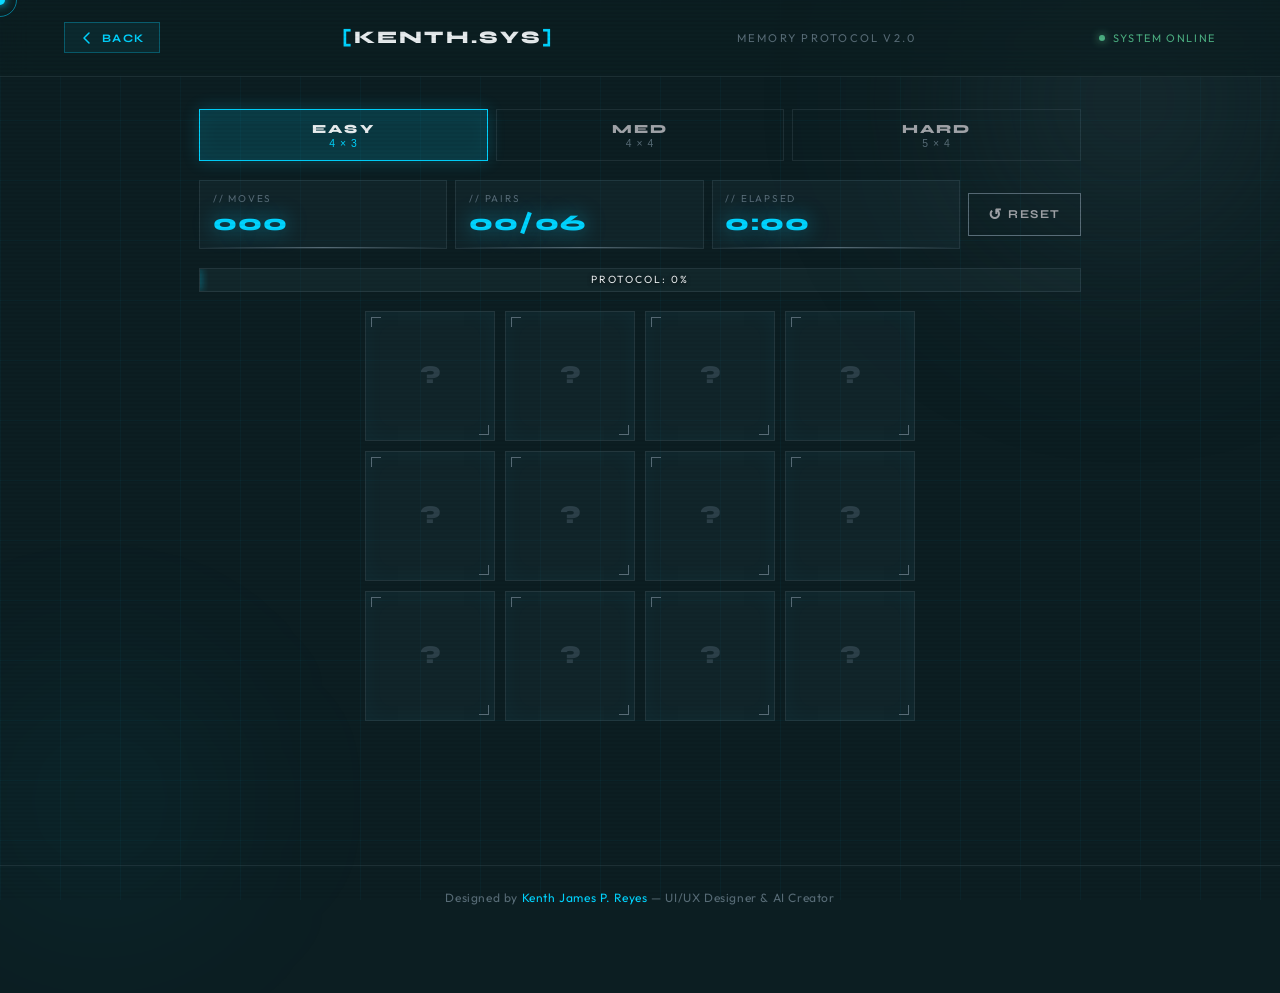
<file: kenth-memory-game/index.html>
<!DOCTYPE html>
<html lang="en">
<head>
  <meta charset="UTF-8" />
  <meta name="viewport" content="width=device-width, initial-scale=1.0" />
  <title>KENTH.SYS — Memory Protocol</title>
  <link rel="preconnect" href="https://fonts.googleapis.com">
  <link href="https://fonts.googleapis.com/css2?family=Syne:wght@400;600;700;800&family=Outfit:wght@300;400;500;600&display=swap" rel="stylesheet">
  <link rel="stylesheet" href="style.css" />
</head>
<body>

  <!-- Custom cursor (matches portfolio) -->
  <div class="cursor" id="cursor"></div>
  <div class="cursor-ring" id="cursor-ring"></div>

  <!-- Animated background grid (matches portfolio hero) -->
  <div class="hero-grid"></div>
  <div class="bg-glow bg-glow-1"></div>
  <div class="bg-glow bg-glow-2"></div>

  <!-- Scan line effect -->
  <div class="scanline"></div>

  <!-- Header -->
  <header>
    <a href="../index.html" class="back-btn" title="Back to Portfolio">
      <svg width="16" height="16" viewBox="0 0 16 16" fill="none" xmlns="http://www.w3.org/2000/svg">
        <path d="M10 3L5 8L10 13" stroke="currentColor" stroke-width="1.5" stroke-linecap="round" stroke-linejoin="round"/>
      </svg>
      BACK
    </a>
    <div class="header-logo">
      <span class="logo-bracket">[</span>KENTH.SYS<span class="logo-bracket">]</span>
    </div>
    <div class="header-sub">MEMORY PROTOCOL v2.0</div>
    <div class="header-status">
      <span class="status-dot"></span> SYSTEM ONLINE
    </div>
  </header>

  <main>
    <!-- Difficulty -->
    <div class="diff-row">
      <button class="diff-btn active" data-pairs="6">
        <span class="diff-label">EASY</span>
        <span class="diff-sub">4 × 3</span>
      </button>
      <button class="diff-btn" data-pairs="8">
        <span class="diff-label">MED</span>
        <span class="diff-sub">4 × 4</span>
      </button>
      <button class="diff-btn" data-pairs="10">
        <span class="diff-label">HARD</span>
        <span class="diff-sub">5 × 4</span>
      </button>
    </div>

    <!-- HUD -->
    <div class="hud">
      <div class="hud-panel">
        <div class="hud-label">// MOVES</div>
        <div class="hud-value" id="moves">000</div>
      </div>
      <div class="hud-panel">
        <div class="hud-label">// PAIRS</div>
        <div class="hud-value" id="pairs-found">00/06</div>
      </div>
      <div class="hud-panel">
        <div class="hud-label">// ELAPSED</div>
        <div class="hud-value" id="timer">0:00</div>
      </div>
      <button class="restart-btn" id="restart-btn">
        <span class="btn-icon">↺</span> RESET
      </button>
    </div>

    <!-- Progress bar -->
    <div class="progress-track">
      <div class="progress-fill" id="progress-fill" style="width:0%"></div>
      <div class="progress-label" id="progress-label">PROTOCOL: 0%</div>
    </div>

    <!-- Card Grid -->
    <div class="grid" id="grid"></div>

  </main>

  <!-- Win overlay -->
  <div class="win-overlay" id="win-overlay">
    <div class="win-box">
      <div class="win-terminal-bar">
        <span class="t-dot t-green"></span>
        <span class="t-title">PROTOCOL COMPLETE</span>
      </div>
      <div class="win-content">
        <div class="win-icon">✦</div>
        <h2 class="win-title">MEMORY CLEARED</h2>
        <p class="win-sub">All pairs matched. Neural link established.</p>
        <div class="win-stats">
          <div class="win-stat">
            <span class="win-stat-label">MOVES</span>
            <span class="win-stat-value" id="win-moves">—</span>
          </div>
          <div class="win-stat-divider">|</div>
          <div class="win-stat">
            <span class="win-stat-label">TIME</span>
            <span class="win-stat-value" id="win-time">—</span>
          </div>
        </div>
        <button class="restart-btn" id="win-restart">⟳ RUN AGAIN</button>
      </div>
      <div class="win-corner win-corner-tl"></div>
      <div class="win-corner win-corner-br"></div>
    </div>
  </div>

  <!-- Footer credit -->
  <footer>
    <span>Designed by</span>
    <a href="#" class="footer-link">Kenth James P. Reyes</a>
    <span>— UI/UX Designer & AI Creator</span>
  </footer>

  <script src="script.js"></script>
</body>
</html>
</file>
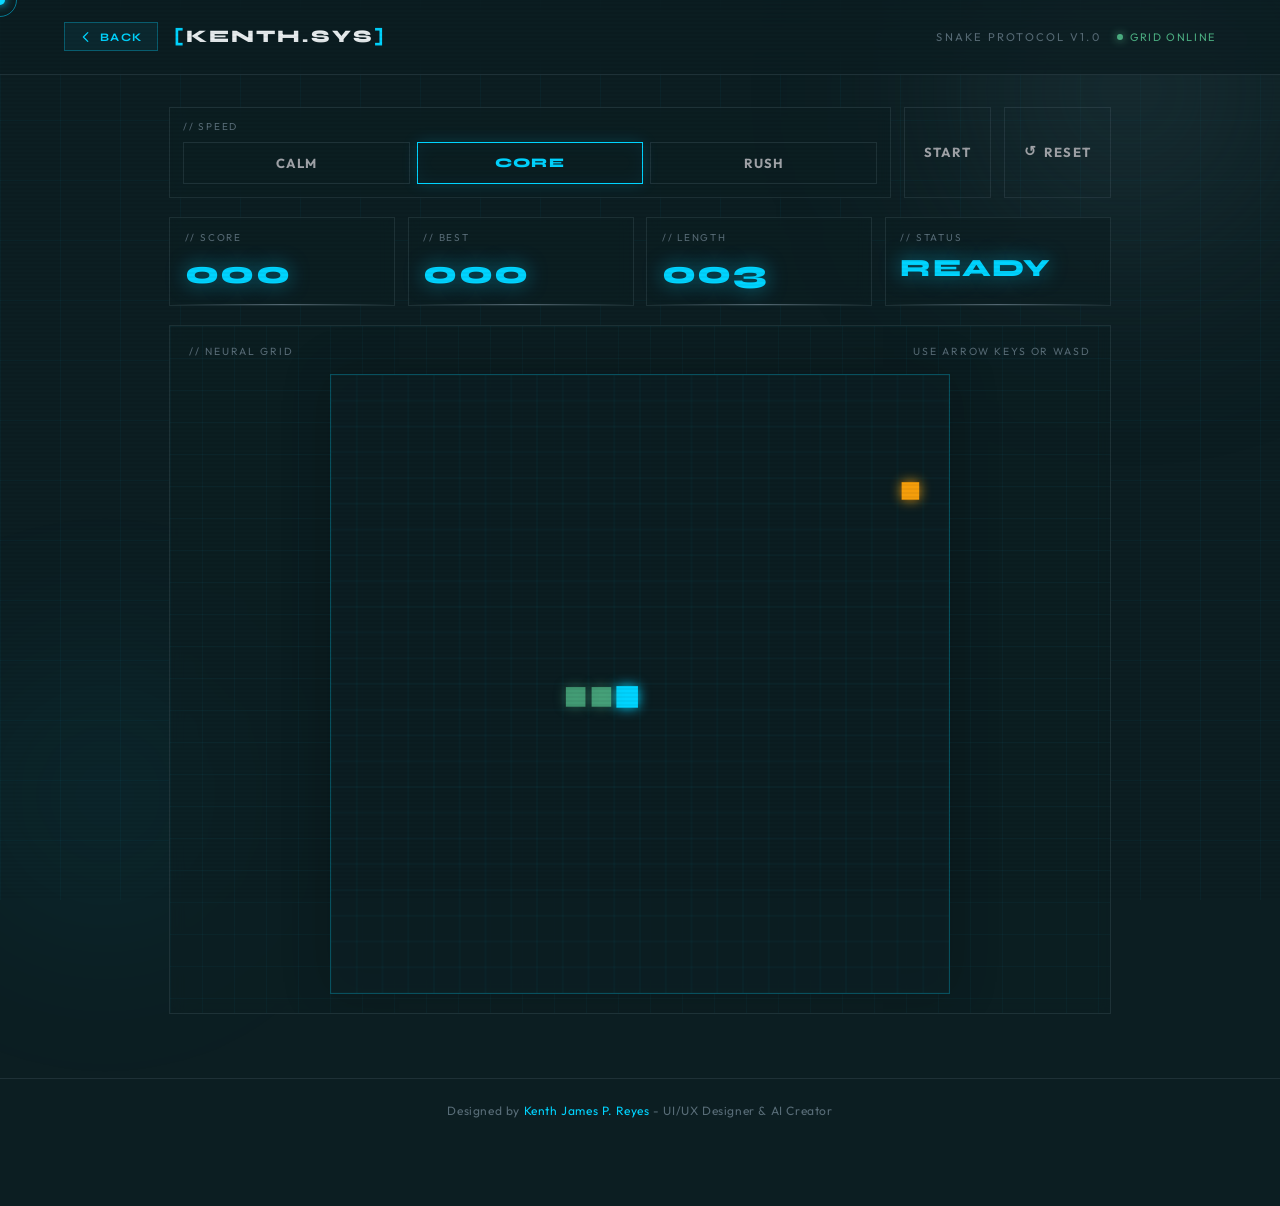
<file: snake-game/index.html>
<!DOCTYPE html>
<html lang="en">
<head>
  <meta charset="UTF-8" />
  <meta name="viewport" content="width=device-width, initial-scale=1.0" />
  <title>KENTH.SYS - Snake Protocol</title>
  <link rel="preconnect" href="https://fonts.googleapis.com">
  <link href="https://fonts.googleapis.com/css2?family=Syne:wght@400;600;700;800&family=Outfit:wght@300;400;500;600&display=swap" rel="stylesheet">
  <link rel="stylesheet" href="style.css" />
</head>
<body>
  <div class="cursor" id="cursor"></div>
  <div class="cursor-ring" id="cursor-ring"></div>
  <div class="hero-grid"></div>
  <div class="bg-glow bg-glow-1"></div>
  <div class="bg-glow bg-glow-2"></div>
  <div class="scanline"></div>

  <header>
    <a class="back-link" href="../index.html#games" aria-label="Back to portfolio games"><svg width="14" height="14" viewBox="0 0 16 16" fill="none" xmlns="http://www.w3.org/2000/svg"><path d="M10 3L5 8L10 13" stroke="currentColor" stroke-width="1.5" stroke-linecap="round" stroke-linejoin="round"/></svg> BACK</a>
    <div class="header-logo"><span class="logo-bracket">[</span>KENTH.SYS<span class="logo-bracket">]</span></div>
    <div class="header-sub">SNAKE PROTOCOL v1.0</div>
    <div class="header-status"><span class="status-dot"></span> GRID ONLINE</div>
  </header>

  <main>
    <section class="control-grid" aria-label="Snake settings">
      <div class="control-group">
        <div class="control-label">// SPEED</div>
        <div class="segmented" id="speed-controls">
          <button class="seg-btn" data-speed="slow">Calm</button>
          <button class="seg-btn active" data-speed="normal">Core</button>
          <button class="seg-btn" data-speed="fast">Rush</button>
        </div>
      </div>
      <button class="restart-btn" id="pause-btn"><span class="btn-icon">Ⅱ</span> PAUSE</button>
      <button class="restart-btn" id="restart-btn"><span class="btn-icon">↺</span> RESET</button>
    </section>

    <section class="hud">
      <div class="hud-panel">
        <div class="hud-label">// SCORE</div>
        <div class="hud-value" id="score">000</div>
      </div>
      <div class="hud-panel">
        <div class="hud-label">// BEST</div>
        <div class="hud-value" id="best-score">000</div>
      </div>
      <div class="hud-panel">
        <div class="hud-label">// LENGTH</div>
        <div class="hud-value" id="length">003</div>
      </div>
      <div class="hud-panel">
        <div class="hud-label">// STATUS</div>
        <div class="hud-value status-text" id="status">RUN</div>
      </div>
    </section>

    <section class="arena-wrap">
      <div class="arena-top">
        <span>// NEURAL GRID</span>
        <span>Use arrow keys or WASD</span>
      </div>
      <canvas id="snake-canvas" width="600" height="600" aria-label="Snake game board"></canvas>
    </section>

    <section class="mobile-controls" aria-label="Mobile controls">
      <button class="dir-btn up" data-dir="up">▲</button>
      <button class="dir-btn left" data-dir="left">◀</button>
      <button class="dir-btn down" data-dir="down">▼</button>
      <button class="dir-btn right" data-dir="right">▶</button>
    </section>
  </main>

  <div class="result-overlay" id="result-overlay">
    <div class="result-box">
      <div class="terminal-bar">
        <span class="t-dot t-red"></span>
        <span class="t-title">GRID COLLISION</span>
      </div>
      <div class="result-content">
        <div class="result-icon">⌁</div>
        <h2 class="result-title">PROTOCOL ENDED</h2>
        <p class="result-sub">Signal path collapsed. Reboot the run and route the snake through the grid again.</p>
        <div class="result-stats">
          <div><span>Score</span><strong id="result-score">0</strong></div>
          <div><span>Best</span><strong id="result-best">0</strong></div>
          <div><span>Length</span><strong id="result-length">0</strong></div>
        </div>
        <button class="restart-btn" id="result-restart">↺ RUN AGAIN</button>
      </div>
      <div class="result-corner result-corner-tl"></div>
      <div class="result-corner result-corner-br"></div>
    </div>
  </div>

  <footer>
    <span>Designed by</span>
    <a href="../kenth_portfolio.html#home" class="footer-link">Kenth James P. Reyes</a>
    <span>- UI/UX Designer & AI Creator</span>
  </footer>

  <script src="script.js"></script>
</body>
</html>
</file>
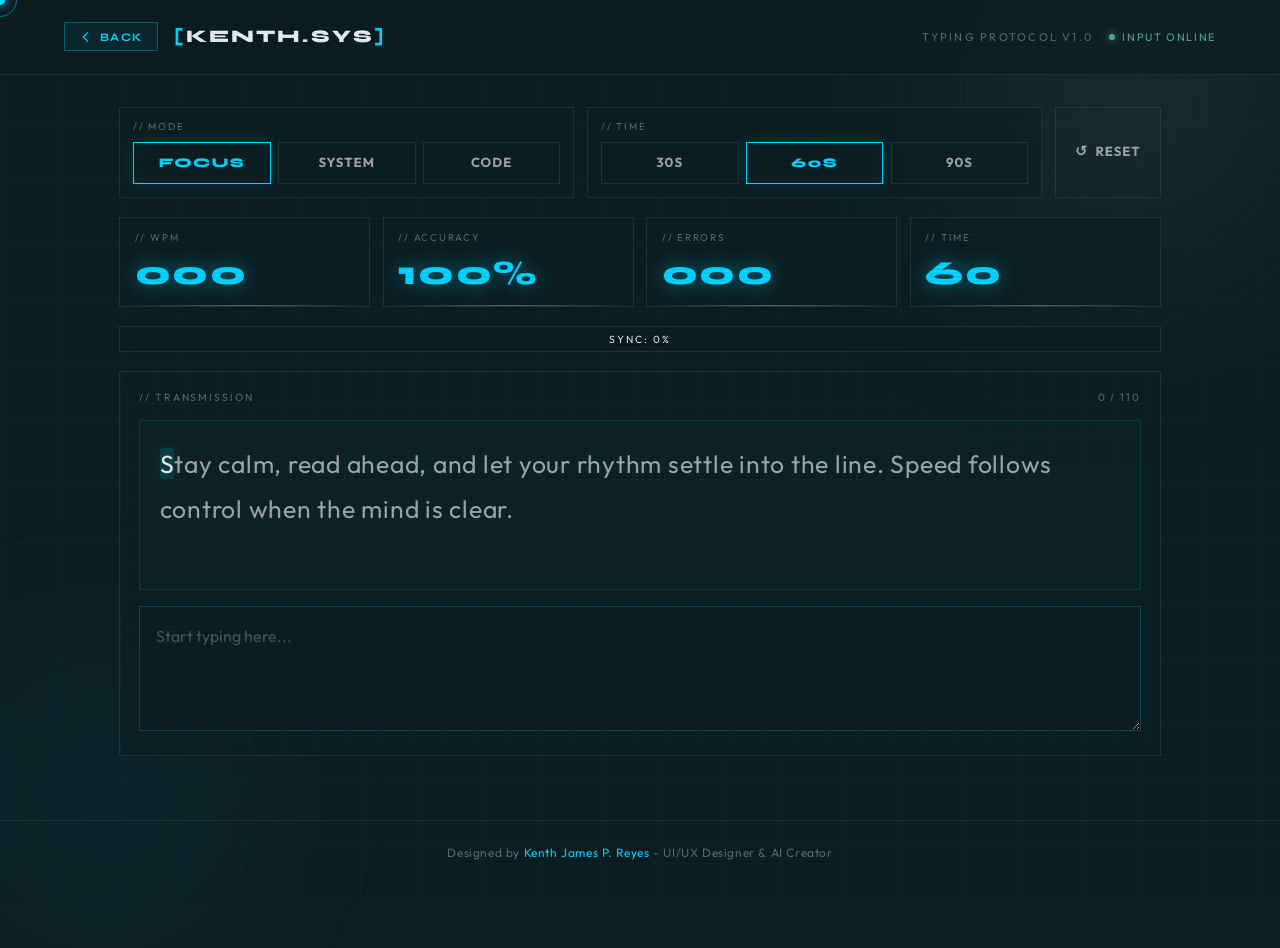
<file: typing-test-game/index.html>
<!DOCTYPE html>
<html lang="en">
<head>
  <meta charset="UTF-8" />
  <meta name="viewport" content="width=device-width, initial-scale=1.0" />
  <title>KENTH.SYS - Typing Protocol</title>
  <link rel="preconnect" href="https://fonts.googleapis.com">
  <link href="https://fonts.googleapis.com/css2?family=Syne:wght@400;600;700;800&family=Outfit:wght@300;400;500;600&display=swap" rel="stylesheet">
  <link rel="stylesheet" href="style.css" />
</head>
<body>
  <div class="cursor" id="cursor"></div>
  <div class="cursor-ring" id="cursor-ring"></div>
  <div class="hero-grid"></div>
  <div class="bg-glow bg-glow-1"></div>
  <div class="bg-glow bg-glow-2"></div>
  <div class="scanline"></div>

  <header>
    <a class="back-link" href="../index.html#games" aria-label="Back to portfolio games"><svg width="14" height="14" viewBox="0 0 16 16" fill="none" xmlns="http://www.w3.org/2000/svg"><path d="M10 3L5 8L10 13" stroke="currentColor" stroke-width="1.5" stroke-linecap="round" stroke-linejoin="round"/></svg> BACK</a>
    <div class="header-logo"><span class="logo-bracket">[</span>KENTH.SYS<span class="logo-bracket">]</span></div>
    <div class="header-sub">TYPING PROTOCOL v1.0</div>
    <div class="header-status"><span class="status-dot"></span> INPUT ONLINE</div>
  </header>

  <main>
    <section class="control-grid" aria-label="Typing settings">
      <div class="control-group">
        <div class="control-label">// MODE</div>
        <div class="segmented" id="mode-controls">
          <button class="seg-btn active" data-mode="focus">Focus</button>
          <button class="seg-btn" data-mode="system">System</button>
          <button class="seg-btn" data-mode="code">Code</button>
        </div>
      </div>
      <div class="control-group">
        <div class="control-label">// TIME</div>
        <div class="segmented" id="time-controls">
          <button class="seg-btn" data-time="30">30s</button>
          <button class="seg-btn active" data-time="60">60s</button>
          <button class="seg-btn" data-time="90">90s</button>
        </div>
      </div>
      <button class="restart-btn" id="restart-btn"><span class="btn-icon">↺</span> RESET</button>
    </section>

    <section class="hud">
      <div class="hud-panel">
        <div class="hud-label">// WPM</div>
        <div class="hud-value" id="wpm">000</div>
      </div>
      <div class="hud-panel">
        <div class="hud-label">// ACCURACY</div>
        <div class="hud-value" id="accuracy">100%</div>
      </div>
      <div class="hud-panel">
        <div class="hud-label">// ERRORS</div>
        <div class="hud-value" id="errors">000</div>
      </div>
      <div class="hud-panel">
        <div class="hud-label">// TIME</div>
        <div class="hud-value" id="timer">60</div>
      </div>
    </section>

    <section class="progress-track">
      <div class="progress-fill" id="progress-fill"></div>
      <div class="progress-label" id="progress-label">SYNC: 0%</div>
    </section>

    <section class="typing-panel">
      <div class="transmission-header">
        <span>// TRANSMISSION</span>
        <span id="char-count">0 / 0</span>
      </div>
      <div class="quote-display" id="quote-display" aria-label="Typing prompt"></div>
      <textarea id="typing-input" spellcheck="false" autocomplete="off" autocapitalize="off" aria-label="Typing input" placeholder="Start typing here..."></textarea>
    </section>
  </main>

  <div class="result-overlay" id="result-overlay">
    <div class="result-box">
      <div class="terminal-bar">
        <span class="t-dot t-green"></span>
        <span class="t-title">PROTOCOL REPORT</span>
      </div>
      <div class="result-content">
        <div class="result-icon">⌁</div>
        <h2 class="result-title">INPUT ANALYZED</h2>
        <p class="result-sub">Transmission complete. Performance metrics stabilized.</p>
        <div class="result-stats">
          <div><span>WPM</span><strong id="result-wpm">0</strong></div>
          <div><span>Accuracy</span><strong id="result-accuracy">0%</strong></div>
          <div><span>Errors</span><strong id="result-errors">0</strong></div>
        </div>
        <button class="restart-btn" id="result-restart">↺ RUN AGAIN</button>
      </div>
      <div class="result-corner result-corner-tl"></div>
      <div class="result-corner result-corner-br"></div>
    </div>
  </div>

  <footer>
    <span>Designed by</span>
    <a href="../kenth_portfolio.html#home" class="footer-link">Kenth James P. Reyes</a>
    <span>- UI/UX Designer & AI Creator</span>
  </footer>

  <script src="script.js"></script>
</body>
</html>
</file>
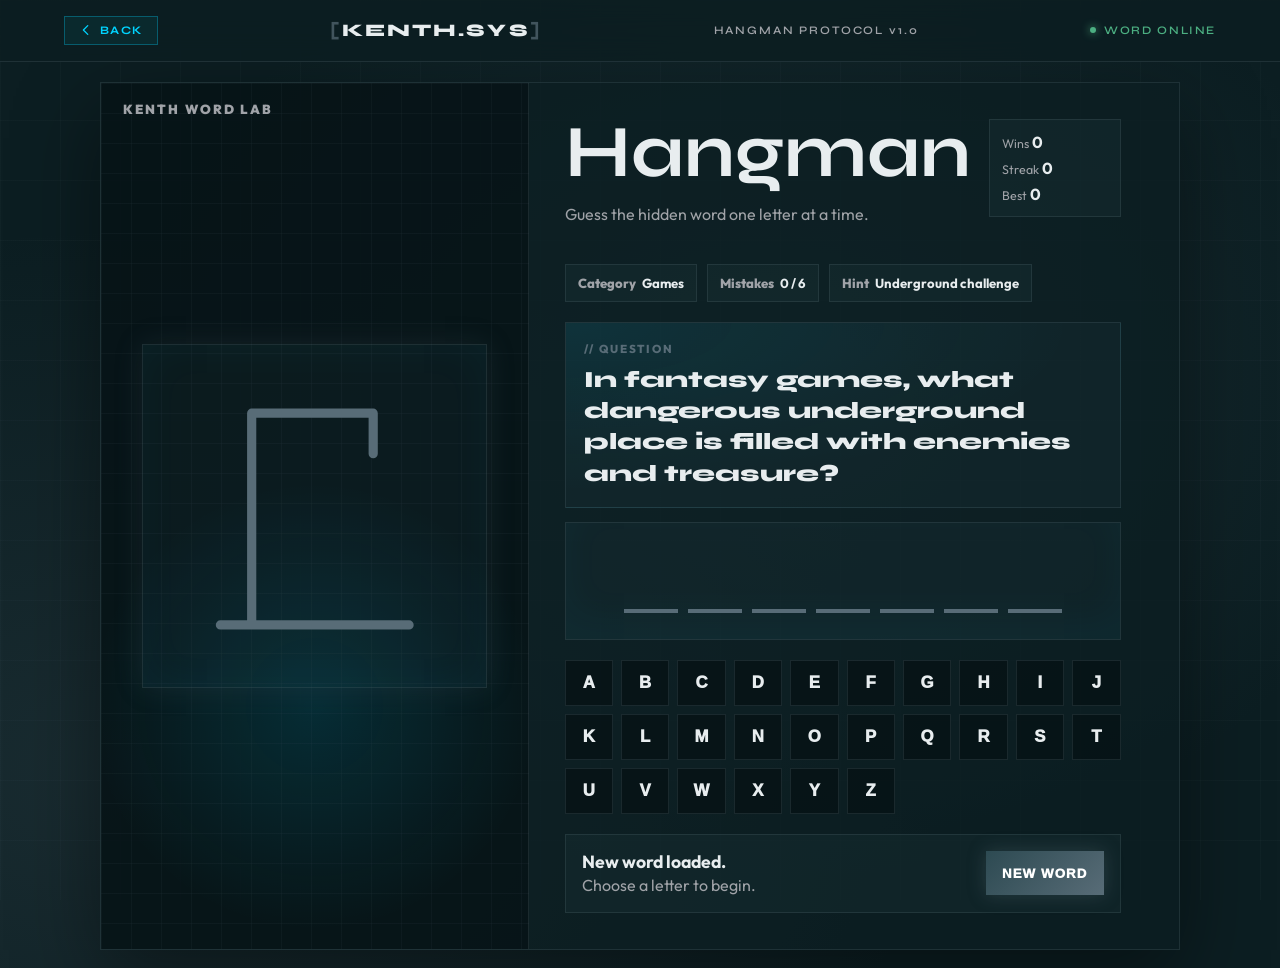
<file: kenth-dungeon-crawler.html>
<!DOCTYPE html>
<html lang="en">
<head>
  <meta charset="UTF-8" />
  <meta name="viewport" content="width=device-width, initial-scale=1.0" />
  <title>Kenth Hangman</title>
  <link rel="preconnect" href="https://fonts.googleapis.com">
  <link href="https://fonts.googleapis.com/css2?family=Syne:wght@400;600;700;800&family=Outfit:wght@300;400;500;600&display=swap" rel="stylesheet">
  <style>
    :root {
      --c1: #0C1E22;
      --c2: #2D4A52;
      --c3: #586C77;
      --c4: #A0A3A8;
      --white: #E8EDEF;
      --cyan: #00d4ff;
      --green: #45c486;
      --red: #ef476f;
      --panel: rgba(45, 74, 82, 0.15);
      --line: rgba(88, 108, 119, 0.24);
      --shadow: rgba(0, 0, 0, 0.42);
    }

    * { box-sizing: border-box; }

    body {
      min-height: 100vh;
      margin: 0;
      display: grid;
      place-items: center;
      background:
        radial-gradient(ellipse at 60% 40%, rgba(45, 74, 82, 0.35) 0%, transparent 60%),
        radial-gradient(ellipse at 10% 80%, rgba(88, 108, 119, 0.18) 0%, transparent 50%),
        var(--c1);
      color: var(--white);
      font-family: Outfit, Inter, "Segoe UI", Arial, sans-serif;
      padding: 18px;
    }

    body::before {
      content: "";
      position: fixed;
      inset: 0;
      pointer-events: none;
      background-image:
        linear-gradient(rgba(88, 108, 119, 0.07) 1px, transparent 1px),
        linear-gradient(90deg, rgba(88, 108, 119, 0.07) 1px, transparent 1px);
      background-size: 60px 60px;
      animation: gridMove 20s linear infinite;
      opacity: 0.9;
    }

    @keyframes gridMove {
      from { background-position: 0 0; }
      to { background-position: 60px 60px; }
    }

    .game {
      width: min(1080px, 100%);
      min-height: min(720px, calc(100vh - 36px));
      display: grid;
      grid-template-columns: 0.95fr 1.2fr;
      overflow: hidden;
      border: 1px solid var(--line);
      border-radius: 0;
      background: rgba(12, 30, 34, 0.78);
      box-shadow: 0 28px 80px var(--shadow);
      position: relative;
      z-index: 1;
    }

    .stage {
      position: relative;
      display: grid;
      place-items: center;
      padding: 26px;
      background:
        linear-gradient(rgba(88, 108, 119, 0.07) 1px, transparent 1px),
        linear-gradient(90deg, rgba(88, 108, 119, 0.07) 1px, transparent 1px),
        radial-gradient(circle at 50% 72%, rgba(0, 212, 255, 0.12), transparent 34%),
        rgba(6, 17, 20, 0.64);
      background-size: 30px 30px, 30px 30px, auto, auto;
      border-right: 1px solid var(--line);
    }

    .brand {
      position: absolute;
      left: 22px;
      top: 18px;
      font-weight: 950;
      letter-spacing: 0.16em;
      text-transform: uppercase;
      font-size: 0.82rem;
      color: var(--c4);
    }

    .drawing-wrap {
      width: min(360px, 92%);
      aspect-ratio: 1;
      display: grid;
      place-items: center;
      border-radius: 0;
      background: rgba(45, 74, 82, 0.12);
      border: 1px solid var(--line);
      box-shadow: inset 0 0 45px rgba(0, 212, 255, 0.04), 0 0 28px rgba(88, 108, 119, 0.16);
    }

    svg {
      width: 86%;
      height: 86%;
      overflow: visible;
    }

    .gallows {
      fill: none;
      stroke: var(--c3);
      stroke-width: 10;
      stroke-linecap: round;
      stroke-linejoin: round;
    }

    .person {
      fill: none;
      stroke: var(--red);
      stroke-width: 9;
      stroke-linecap: round;
      stroke-linejoin: round;
      opacity: 0;
      transform-origin: center;
      transition: opacity 0.25s ease;
    }

    .person.visible { opacity: 1; }
    .person.head { fill: rgba(239, 71, 111, 0.08); filter: drop-shadow(0 0 8px rgba(239, 71, 111, 0.5)); }

    .panel {
      display: grid;
      grid-template-rows: auto auto 1fr auto;
      gap: 20px;
      padding: clamp(18px, 4vw, 36px);
    }

    header {
      display: flex;
      justify-content: space-between;
      align-items: flex-start;
      gap: 18px;
    }

    h1 {
      margin: 0;
      font-family: Syne, Outfit, sans-serif;
      font-size: clamp(2.2rem, 6vw, 4.6rem);
      line-height: 0.9;
      letter-spacing: 0;
    }

    header p {
      color: var(--c4);
      line-height: 1.65;
    }

    .score {
      display: grid;
      gap: 6px;
      min-width: 132px;
      padding: 12px;
      border: 1px solid var(--line);
      border-radius: 0;
      background: var(--panel);
      font-size: 0.78rem;
      color: var(--c4);
    }

    .score strong { color: var(--white); font-size: 1rem; }

    .info {
      display: flex;
      flex-wrap: wrap;
      gap: 10px;
    }

    .chip {
      display: inline-flex;
      align-items: center;
      min-height: 38px;
      padding: 8px 12px;
      border: 1px solid var(--line);
      border-radius: 0;
      background: var(--panel);
      color: var(--c4);
      font-weight: 800;
      font-size: 0.82rem;
    }

    .chip strong { color: var(--white); margin-left: 6px; }

    .question-card {
      margin-bottom: 14px;
      padding: 18px;
      border: 1px solid var(--line);
      background:
        radial-gradient(ellipse at top left, rgba(0, 212, 255, 0.08), transparent 65%),
        rgba(45, 74, 82, 0.12);
      color: var(--c4);
    }

    .question-label {
      margin-bottom: 8px;
      color: var(--c3);
      font-size: 0.72rem;
      letter-spacing: 0.16em;
      text-transform: uppercase;
      font-weight: 800;
    }

    .question {
      color: var(--white);
      font-family: Syne, Outfit, sans-serif;
      font-size: clamp(1.05rem, 2vw, 1.45rem);
      font-weight: 800;
      line-height: 1.35;
    }

    .word {
      display: flex;
      flex-wrap: wrap;
      justify-content: center;
      gap: 10px;
      padding: 26px 12px;
      border-radius: 0;
      background: rgba(45, 74, 82, 0.12);
      border: 1px solid var(--line);
      box-shadow: inset 0 -20px 40px rgba(0, 212, 255, 0.04);
    }

    .letter-box {
      width: clamp(34px, 5.4vw, 54px);
      height: clamp(44px, 6.8vw, 64px);
      display: grid;
      place-items: center;
      border-bottom: 4px solid var(--c3);
      color: var(--white);
      font-size: clamp(1.5rem, 4.5vw, 2.7rem);
      font-weight: 950;
      text-transform: uppercase;
    }

    .letter-box.space {
      width: 22px;
      border-bottom: 0;
    }

    .keyboard {
      align-self: end;
      display: grid;
      grid-template-columns: repeat(10, 1fr);
      gap: 8px;
    }

    .key {
      min-height: 46px;
      border: 1px solid var(--line);
      border-radius: 0;
      background: rgba(6, 17, 20, 0.74);
      color: var(--white);
      font-size: 1.05rem;
      font-weight: 950;
      cursor: pointer;
      box-shadow: 0 0 0 rgba(0, 0, 0, 0);
      transition: transform 0.12s ease, box-shadow 0.12s ease, background 0.12s ease;
    }

    .key:hover:not(:disabled) {
      transform: translateY(-2px);
      box-shadow: 0 0 18px rgba(0, 212, 255, 0.12);
      border-color: var(--c3);
      background: rgba(45, 74, 82, 0.28);
    }

    .key:disabled {
      cursor: default;
      box-shadow: none;
      transform: none;
    }

    .key.good {
      color: #063a23;
      background: rgba(69, 196, 134, 0.62);
      border-color: rgba(69, 196, 134, 0.6);
    }

    .key.bad {
      color: #5b0f24;
      background: rgba(239, 71, 111, 0.58);
      border-color: rgba(239, 71, 111, 0.58);
    }

    .message {
      display: flex;
      align-items: center;
      justify-content: space-between;
      gap: 16px;
      min-height: 64px;
      padding: 14px 16px;
      border: 1px solid var(--line);
      border-radius: 0;
      background: var(--panel);
      color: var(--c4);
      line-height: 1.45;
    }

    .message strong {
      display: block;
      color: var(--white);
      font-size: 1.1rem;
    }

    .button {
      min-height: 44px;
      border: 0;
      border-radius: 0;
      background: linear-gradient(135deg, var(--c2), var(--c3));
      color: white;
      font-weight: 950;
      letter-spacing: 0.08em;
      text-transform: uppercase;
      padding: 0 16px;
      cursor: pointer;
      box-shadow: 0 0 18px rgba(88, 108, 119, 0.34);
    }

    .round-overlay {
      position: fixed;
      inset: 0;
      z-index: 40;
      display: none;
      align-items: center;
      justify-content: center;
      padding: 18px;
      background: rgba(12, 30, 34, 0.88);
      backdrop-filter: blur(14px);
    }

    .round-overlay.show { display: flex; }

    .round-box {
      position: relative;
      width: min(440px, 100%);
      padding: 30px;
      border: 1px solid rgba(0, 212, 255, 0.28);
      background:
        radial-gradient(ellipse at top left, rgba(0, 212, 255, 0.1), transparent 62%),
        rgba(12, 30, 34, 0.96);
      box-shadow: 0 0 60px rgba(0, 212, 255, 0.14), inset 0 0 36px rgba(0, 212, 255, 0.035);
      text-align: center;
      animation: pop 0.3s ease;
    }

    .round-box::before,
    .round-box::after {
      content: "";
      position: absolute;
      width: 22px;
      height: 22px;
      pointer-events: none;
    }

    .round-box::before {
      top: 0;
      left: 0;
      border-top: 2px solid var(--c3);
      border-left: 2px solid var(--c3);
    }

    .round-box::after {
      right: 0;
      bottom: 0;
      border-right: 2px solid var(--c3);
      border-bottom: 2px solid var(--c3);
    }

    .round-kicker {
      margin-bottom: 10px;
      color: var(--c3);
      font-size: 0.72rem;
      font-weight: 950;
      letter-spacing: 0.18em;
      text-transform: uppercase;
    }

    .round-title {
      margin-bottom: 10px;
      color: var(--white);
      font-family: Syne, Outfit, sans-serif;
      font-size: clamp(1.45rem, 5vw, 2.1rem);
      font-weight: 950;
      line-height: 1.05;
    }

    .round-copy {
      margin-bottom: 22px;
      color: var(--c4);
      line-height: 1.55;
    }

    .round-answer {
      color: var(--white);
      font-weight: 950;
    }

    .shake { animation: shake 0.26s ease; }
    .pop { animation: pop 0.3s ease; }

    @keyframes shake {
      20%, 60% { transform: translateX(-8px); }
      40%, 80% { transform: translateX(8px); }
    }

    @keyframes pop {
      45% { transform: scale(1.04); }
    }

    @media (max-width: 820px) {
      body { padding: 10px; }
      .game {
        grid-template-columns: 1fr;
        min-height: auto;
      }
      .stage {
        min-height: 280px;
        border-right: 0;
        border-bottom: 1px solid var(--line);
      }
      .drawing-wrap { width: min(260px, 72vw); }
      header { align-items: stretch; flex-direction: column; }
      .score { grid-template-columns: repeat(3, 1fr); min-width: 0; }
      .keyboard { grid-template-columns: repeat(7, 1fr); }
      .message { align-items: stretch; flex-direction: column; }
      .button { width: 100%; }
      .round-box { padding: 24px 18px; }
    }
  </style>
</head>
<body>

  <!-- Header matching other KENTH.SYS games -->
  <header style="
    position: fixed; top: 0; left: 0; right: 0; z-index: 100;
    display: flex; align-items: center; justify-content: space-between;
    flex-wrap: wrap; gap: 0.5rem;
    padding: 1rem 5%;
    border-bottom: 1px solid rgba(88,108,119,0.25);
    background: rgba(12,30,34,0.85);
    backdrop-filter: blur(14px);
    font-family: 'Syne', sans-serif;
  ">
    <a href="index.html#games" style="
      display: inline-flex; align-items: center; gap: 0.4rem;
      padding: 0.4rem 0.9rem;
      border: 1px solid rgba(0,212,255,0.3);
      color: #00d4ff;
      font-family: 'Syne', sans-serif;
      font-size: 0.72rem; font-weight: 700; letter-spacing: 0.12em;
      text-decoration: none;
      background: rgba(0,212,255,0.06);
      transition: all 0.25s;
    " onmouseover="this.style.background='rgba(0,212,255,0.14)';this.style.boxShadow='0 0 14px rgba(0,212,255,0.25)';"
       onmouseout="this.style.background='rgba(0,212,255,0.06)';this.style.boxShadow='none';">
      <svg width="14" height="14" viewBox="0 0 16 16" fill="none"><path d="M10 3L5 8L10 13" stroke="currentColor" stroke-width="1.5" stroke-linecap="round" stroke-linejoin="round"/></svg>
      BACK
    </a>
    <div style="font-size:1.1rem;font-weight:800;letter-spacing:0.12em;color:#E8EDEF;">
      <span style="color:rgba(88,108,119,0.7);">[</span>KENTH.SYS<span style="color:rgba(88,108,119,0.7);">]</span>
    </div>
    <div style="font-size:0.72rem;font-weight:600;letter-spacing:0.16em;color:#A0A3A8;">HANGMAN PROTOCOL v1.0</div>
    <div style="display:flex;align-items:center;gap:0.5rem;font-size:0.72rem;font-weight:600;letter-spacing:0.14em;color:#4CAF82;">
      <span style="width:6px;height:6px;border-radius:50%;background:#4CAF82;box-shadow:0 0 8px #4CAF82;animation:blink 2s ease-in-out infinite;display:inline-block;"></span>
      WORD ONLINE
    </div>
  </header>

  <main class="game" style="margin-top: 64px;">
    <section class="stage" id="stage">
      <div class="brand">Kenth Word Lab</div>
      <div class="drawing-wrap">
        <svg viewBox="0 0 320 320" aria-label="Hangman drawing">
          <path class="gallows" d="M58 278h205M92 278V48h132M224 48v44" />
          <circle class="person head" data-part cx="224" cy="122" r="31" />
          <path class="person" data-part d="M224 153v72" />
          <path class="person" data-part d="M224 174l-48 36" />
          <path class="person" data-part d="M224 174l48 36" />
          <path class="person" data-part d="M224 224l-43 52" />
          <path class="person" data-part d="M224 224l43 52" />
        </svg>
      </div>
    </section>

    <section class="panel">
      <header>
        <div>
          <h1>Hangman</h1>
          <p>Guess the hidden word one letter at a time.</p>
        </div>
        <div class="score">
          <span>Wins <strong id="wins">0</strong></span>
          <span>Streak <strong id="streak">0</strong></span>
          <span>Best <strong id="best">0</strong></span>
        </div>
      </header>

      <div class="info">
        <div class="chip">Category <strong id="category">-</strong></div>
        <div class="chip">Mistakes <strong id="mistakes">0 / 6</strong></div>
        <div class="chip">Hint <strong id="hint">-</strong></div>
      </div>

      <div>
        <div class="question-card">
          <div class="question-label">// Question</div>
          <div class="question" id="question">-</div>
        </div>
        <div class="word" id="word"></div>
      </div>

      <div class="keyboard" id="keyboard"></div>

      <div class="message" id="message">
        <div>
          <strong>Ready?</strong>
          Pick a letter or use your physical keyboard.
        </div>
        <button class="button" id="newRound" type="button">New Word</button>
      </div>
    </section>
  </main>

  <div class="round-overlay" id="roundOverlay" role="dialog" aria-modal="true" aria-labelledby="roundTitle">
    <div class="round-box">
      <div class="round-kicker">// Correct</div>
      <h2 class="round-title" id="roundTitle">Task Complete</h2>
      <p class="round-copy">You solved <span class="round-answer" id="roundAnswer">-</span>. Proceed to the next word.</p>
      <button class="button" id="nextRound" type="button">Proceed to Next Word</button>
    </div>
  </div>

  <script>
    const entries = [
      { word: "JAVASCRIPT", category: "Coding", hint: "Browser language", question: "What programming language is commonly used to add interactivity to websites?" },
      { word: "PORTFOLIO", category: "Career", hint: "Work showcase", question: "What do designers and developers use to showcase their best projects?" },
      { word: "NEON", category: "Style", hint: "Glowing light", question: "What bright glowing style is often used in futuristic cyber designs?" },
      { word: "DUNGEON", category: "Games", hint: "Underground challenge", question: "In fantasy games, what dangerous underground place is filled with enemies and treasure?" },
      { word: "PIXEL", category: "Games", hint: "Tiny image unit", question: "What is the smallest visible square unit of a digital image?" },
      { word: "KEYBOARD", category: "Computer", hint: "Typing device", question: "What computer device do you use to type letters?" },
      { word: "ADVENTURE", category: "Story", hint: "Risky journey", question: "What do we call an exciting journey with danger, discovery, and challenges?" },
      { word: "HANGMAN", category: "Classic", hint: "Letter guessing", question: "What classic word game asks you to guess a hidden word one letter at a time?" },
      { word: "MYSTERY", category: "Story", hint: "Unknown answer", question: "What type of story revolves around solving something unknown?" },
      { word: "CYBERSPACE", category: "Sci-Fi", hint: "Digital world", question: "What sci-fi term describes a virtual digital world or network space?" },
      { word: "BROWSER GAME", category: "Web", hint: "Playable online", question: "What do you call a game that can be played directly inside a web browser?" },
      { word: "FRONTEND", category: "Coding", hint: "Visible app side", question: "What part of web development focuses on the user interface and what visitors see?" }
    ];

    const alphabet = "ABCDEFGHIJKLMNOPQRSTUVWXYZ".split("");
    const state = {
      entry: null,
      guessed: new Set(),
      mistakes: 0,
      wins: 0,
      streak: 0,
      best: 0,
      over: false
    };

    const els = {
      stage: document.getElementById("stage"),
      word: document.getElementById("word"),
      keyboard: document.getElementById("keyboard"),
      category: document.getElementById("category"),
      question: document.getElementById("question"),
      hint: document.getElementById("hint"),
      mistakes: document.getElementById("mistakes"),
      message: document.getElementById("message"),
      newRound: document.getElementById("newRound"),
      wins: document.getElementById("wins"),
      streak: document.getElementById("streak"),
      best: document.getElementById("best"),
      roundOverlay: document.getElementById("roundOverlay"),
      roundAnswer: document.getElementById("roundAnswer"),
      nextRound: document.getElementById("nextRound"),
      parts: Array.from(document.querySelectorAll("[data-part]"))
    };

    function pickEntry() {
      let next = entries[Math.floor(Math.random() * entries.length)];
      if (state.entry && entries.length > 1) {
        while (next.word === state.entry.word) {
          next = entries[Math.floor(Math.random() * entries.length)];
        }
      }
      return next;
    }

    function startRound() {
      state.entry = pickEntry();
      state.guessed = new Set();
      state.mistakes = 0;
      state.over = false;
      els.roundOverlay.classList.remove("show");
      els.category.textContent = state.entry.category;
      els.hint.textContent = state.entry.hint;
      els.question.textContent = state.entry.question;
      setMessage("New word loaded.", "Choose a letter to begin.");
      render();
    }

    function render() {
      renderWord();
      renderKeyboard();
      renderDrawing();
      els.mistakes.textContent = `${state.mistakes} / ${els.parts.length}`;
      els.wins.textContent = state.wins;
      els.streak.textContent = state.streak;
      els.best.textContent = state.best;
    }

    function renderWord() {
      els.word.innerHTML = "";
      state.entry.word.split("").forEach(letter => {
        const box = document.createElement("div");
        box.className = letter === " " ? "letter-box space" : "letter-box";
        box.textContent = letter === " " ? "" : state.guessed.has(letter) || state.over ? letter : "";
        els.word.appendChild(box);
      });
    }

    function renderKeyboard() {
      els.keyboard.innerHTML = "";
      alphabet.forEach(letter => {
        const key = document.createElement("button");
        key.className = "key";
        key.type = "button";
        key.textContent = letter;
        key.disabled = state.over || state.guessed.has(letter);
        if (state.guessed.has(letter)) {
          key.classList.add(state.entry.word.includes(letter) ? "good" : "bad");
        }
        key.addEventListener("click", () => guess(letter));
        els.keyboard.appendChild(key);
      });
    }

    function renderDrawing() {
      els.parts.forEach((part, index) => {
        part.classList.toggle("visible", index < state.mistakes);
      });
    }

    function guess(letter) {
      if (state.over || state.guessed.has(letter)) return;
      state.guessed.add(letter);
      if (state.entry.word.includes(letter)) {
        els.word.classList.remove("pop");
        void els.word.offsetWidth;
        els.word.classList.add("pop");
        setMessage("Nice guess.", `${letter} is in the word.`);
      } else {
        state.mistakes += 1;
        els.stage.classList.remove("shake");
        void els.stage.offsetWidth;
        els.stage.classList.add("shake");
        setMessage("Not this time.", `${letter} is not in the word.`);
      }
      checkEnd();
      render();
    }

    function checkEnd() {
      const solved = state.entry.word.split("").every(letter => letter === " " || state.guessed.has(letter));
      if (solved) {
        state.over = true;
        state.wins += 1;
        state.streak += 1;
        state.best = Math.max(state.best, state.streak);
        setMessage("You won!", `The answer was ${state.entry.word}.`);
        showRoundComplete();
      } else if (state.mistakes >= els.parts.length) {
        state.over = true;
        state.streak = 0;
        setMessage("Game over.", `The answer was ${state.entry.word}.`);
      }
    }

    function setMessage(title, body) {
      els.message.querySelector("div").innerHTML = `<strong>${title}</strong>${body}`;
    }

    function showRoundComplete() {
      els.roundAnswer.textContent = state.entry.word;
      els.roundOverlay.classList.add("show");
    }

    window.addEventListener("keydown", event => {
      const letter = event.key.toUpperCase();
      if (/^[A-Z]$/.test(letter)) guess(letter);
      if (event.key === "Enter" && state.over) startRound();
    });

    els.newRound.addEventListener("click", startRound);
    els.nextRound.addEventListener("click", startRound);
    startRound();
  </script>
</body>
</html>
</file>
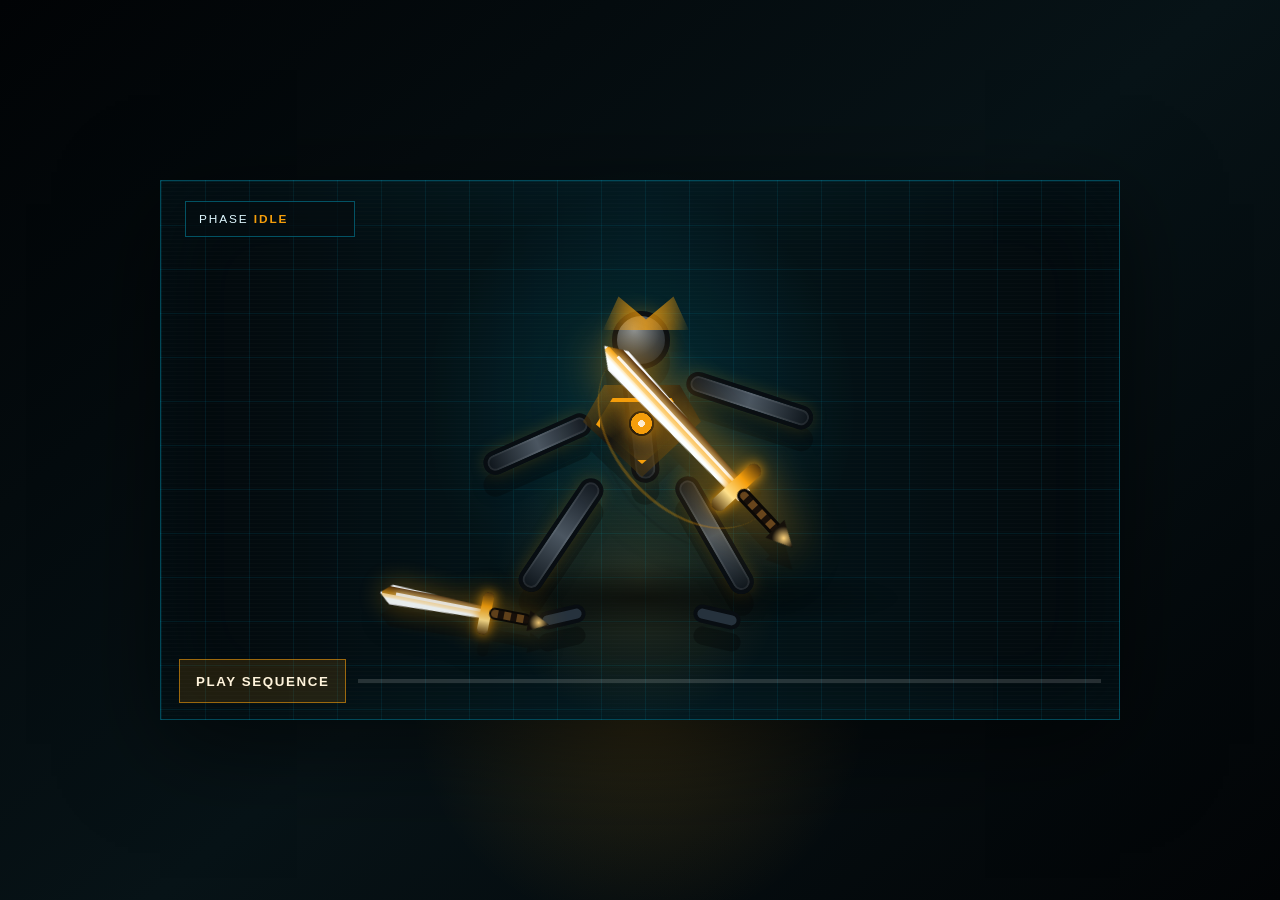
<file: stickman-warrior-combat-video.html>
<!DOCTYPE html>
<html lang="en">
<head>
  <meta charset="UTF-8" />
  <meta name="viewport" content="width=device-width, initial-scale=1.0" />
  <title>Stickman Warrior Combat Sequence</title>
  <style>
    :root {
      --bg: #03080b;
      --grid: rgba(0, 212, 255, 0.08);
      --gold: #f59e0b;
      --cyan: #00d4ff;
      --white: #eafcff;
      --line: #080d12;
    }

    * { box-sizing: border-box; }

    body {
      min-height: 100vh;
      margin: 0;
      display: grid;
      place-items: center;
      background:
        radial-gradient(circle at 50% 44%, rgba(0, 212, 255, 0.13), transparent 28%),
        radial-gradient(circle at 50% 78%, rgba(245, 158, 11, 0.16), transparent 24%),
        linear-gradient(140deg, #010305, #071317 52%, #020406);
      color: var(--white);
      font-family: Inter, Segoe UI, Arial, sans-serif;
      overflow: hidden;
    }

    .video-shell {
      width: min(960px, calc(100vw - 28px));
      aspect-ratio: 16 / 9;
      position: relative;
      overflow: hidden;
      border: 1px solid rgba(0, 212, 255, 0.32);
      background:
        linear-gradient(var(--grid) 1px, transparent 1px),
        linear-gradient(90deg, var(--grid) 1px, transparent 1px),
        radial-gradient(circle at 50% 74%, rgba(245, 158, 11, 0.14), transparent 23%),
        radial-gradient(circle at 50% 42%, rgba(0, 212, 255, 0.12), transparent 38%),
        var(--bg);
      background-size: 44px 44px, 44px 44px, auto, auto, auto;
      box-shadow: 0 24px 90px rgba(0, 0, 0, 0.55), inset 0 0 90px rgba(0, 212, 255, 0.05);
    }

    .video-shell::before {
      content: "";
      position: absolute;
      inset: 0;
      pointer-events: none;
      background:
        linear-gradient(90deg, transparent, rgba(0, 212, 255, 0.12), transparent),
        repeating-linear-gradient(0deg, transparent 0 3px, rgba(255, 255, 255, 0.025) 3px 4px);
      opacity: 0.55;
      mix-blend-mode: screen;
      animation: scan 5s linear infinite;
    }

    @keyframes scan {
      from { background-position: -960px 0, 0 0; }
      to { background-position: 960px 0, 0 0; }
    }

    .camera {
      position: absolute;
      inset: 0;
      transform-origin: center;
    }

    .video-shell.playing .camera {
      animation: cameraSequence 9.6s cubic-bezier(.2,.7,.18,1) forwards;
    }

    @keyframes cameraSequence {
      0%, 15% { transform: scale(1) translate(0, 0); }
      21%, 31% { transform: scale(1.09) translate(0, -8px); }
      36% { transform: scale(1.02) translate(8px, 0); }
      38% { transform: scale(1.03) translate(-10px, 2px); }
      40% { transform: scale(1.02) translate(5px, -1px); }
      52%, 60% { transform: scale(1.04) translate(0, -4px); }
      67% { transform: scale(1.02) translate(-7px, 2px); }
      68% { transform: scale(1.02) translate(8px, -2px); }
      69% { transform: scale(1.02) translate(0, 0); }
      78% { transform: scale(1.03) translate(10px, 0); }
      80% { transform: scale(1.03) translate(-12px, 2px); }
      82%, 100% { transform: scale(1) translate(0, 0); }
    }

    .arena-floor {
      position: absolute;
      left: 22%;
      right: 22%;
      bottom: 16%;
      height: 13%;
      border-radius: 50%;
      background: radial-gradient(ellipse, rgba(0, 0, 0, 0.58), transparent 68%);
      filter: blur(2px);
    }

    .actor {
      position: absolute;
      left: 50%;
      bottom: 13%;
      width: 320px;
      height: 360px;
      transform: translateX(-50%);
      transform-origin: 50% 88%;
      filter: drop-shadow(0 22px 0 rgba(0, 0, 0, 0.28));
    }

    .video-shell.playing .actor {
      animation: bodySequence 9.6s ease-in-out forwards;
    }

    @keyframes bodySequence {
      0%, 10%, 100% { transform: translateX(-50%) translateY(0) rotate(0deg); }
      16%, 28% { transform: translateX(-50%) translateY(-9px) rotate(-2deg) scale(1.03); }
      35% { transform: translateX(-41%) translateY(-5px) rotate(8deg); }
      40% { transform: translateX(-57%) translateY(0) rotate(-7deg); }
      45% { transform: translateX(-48%) translateY(-3px) rotate(3deg); }
      58%, 66% { transform: translateX(-50%) translateY(0) rotate(0deg); }
      78% { transform: translateX(-38%) translateY(-5px) rotate(11deg); }
      82% { transform: translateX(-64%) translateY(9px) rotate(-13deg); }
      90% { transform: translateX(-50%) translateY(0) rotate(0deg); }
    }

    .stick {
      position: absolute;
      inset: 0;
    }

    .line {
      position: absolute;
      background: linear-gradient(180deg, #111820, #4b5661 50%, #0e151b);
      border: 4px solid var(--line);
      border-radius: 999px;
      box-shadow: inset 0 0 0 2px rgba(255, 255, 255, 0.08), 0 0 16px rgba(245, 158, 11, 0.18);
    }

    .head {
      position: absolute;
      left: 132px;
      top: 22px;
      width: 58px;
      height: 58px;
      border-radius: 50%;
      background: radial-gradient(circle at 36% 28%, #87919b, #303942 58%, #0e151b);
      border: 5px solid var(--line);
      box-shadow: 0 0 20px rgba(245, 158, 11, 0.28);
    }

    .head::before {
      content: "";
      position: absolute;
      left: -14px;
      top: -24px;
      width: 86px;
      height: 38px;
      background: linear-gradient(90deg, transparent, var(--gold), transparent);
      clip-path: polygon(0 100%, 18% 12%, 50% 72%, 82% 12%, 100% 100%);
      filter: drop-shadow(0 0 12px var(--gold));
      opacity: 0.72;
    }

    .torso {
      left: 147px;
      top: 82px;
      width: 28px;
      height: 112px;
      transform: rotate(-6deg);
    }

    .arm.left {
      left: 90px;
      top: 126px;
      width: 24px;
      height: 116px;
      transform: rotate(66deg);
      transform-origin: 50% 8%;
    }

    .arm.right {
      left: 205px;
      top: 84px;
      width: 24px;
      height: 132px;
      transform: rotate(-72deg);
      transform-origin: 50% 8%;
    }

    .leg.left {
      left: 101px;
      top: 190px;
      width: 25px;
      height: 132px;
      transform: rotate(34deg);
      transform-origin: 50% 6%;
    }

    .leg.right {
      left: 193px;
      top: 188px;
      width: 25px;
      height: 132px;
      transform: rotate(-30deg);
      transform-origin: 50% 6%;
    }

    .foot {
      position: absolute;
      width: 48px;
      height: 18px;
      background: #26323d;
      border: 4px solid var(--line);
      border-radius: 999px;
    }

    .foot.left { left: 58px; top: 319px; transform: rotate(-13deg); }
    .foot.right { left: 213px; top: 319px; transform: rotate(13deg); }

    .armor {
      position: absolute;
      left: 103px;
      top: 96px;
      width: 118px;
      height: 92px;
      clip-path: polygon(18% 0, 82% 0, 100% 40%, 50% 100%, 0 40%);
      background: linear-gradient(145deg, rgba(245, 158, 11, 0.28), rgba(8, 13, 18, 0.92) 42%, rgba(245, 158, 11, 0.18));
      border: 0;
      filter: drop-shadow(0 0 14px rgba(245, 158, 11, 0.32));
    }

    .armor::before {
      content: "";
      position: absolute;
      inset: 13px;
      clip-path: inherit;
      border: 4px solid var(--gold);
      box-shadow: inset 0 0 20px rgba(245, 158, 11, 0.28), 0 0 12px rgba(245, 158, 11, 0.48);
    }

    .core {
      position: absolute;
      left: 149px;
      top: 122px;
      width: 25px;
      height: 25px;
      border-radius: 50%;
      background: radial-gradient(circle, #fff 0 18%, var(--gold) 20% 58%, #15100a 60%);
      box-shadow: 0 0 22px var(--gold);
    }

    .sword {
      position: absolute;
      transform-origin: 50% 88%;
      filter: drop-shadow(0 0 14px rgba(245, 158, 11, 0.48));
    }

    .sword.primary {
      right: 5px;
      top: -6px;
      width: 62px;
      height: 266px;
      transform: rotate(-43deg);
      filter: drop-shadow(0 0 24px rgba(245, 158, 11, 0.82));
    }

    .sword.secondary {
      left: 18px;
      top: 188px;
      width: 44px;
      height: 162px;
      transform: rotate(-79deg);
      opacity: 0.92;
    }

    .sword.primary::before {
      content: "";
      position: absolute;
      left: -42px;
      top: 16px;
      width: 142px;
      height: 214px;
      border-radius: 50%;
      border-left: 3px solid rgba(245, 158, 11, 0.42);
      filter: blur(0.2px) drop-shadow(0 0 10px rgba(245, 158, 11, 0.62));
      opacity: 0.72;
    }

    .video-shell.playing .sword.primary::before {
      animation: flexAura 9.6s ease-out forwards;
    }

    @keyframes flexAura {
      0%, 14% { opacity: 0.72; transform: scale(1); }
      22%, 30% { opacity: 1; transform: scale(1.12); }
      36%, 100% { opacity: 0; transform: scale(1.38); }
    }

    .blade {
      position: absolute;
      left: 17px;
      top: 0;
      width: 28px;
      height: 205px;
      background:
        linear-gradient(90deg, #f8ffff 0 22%, #ffd37a 35%, #f7a91e 58%, #6d3c08 100%);
      clip-path: polygon(50% 0, 100% 10%, 78% 100%, 22% 100%, 0 10%);
      border: 3px solid #f9fbff;
      box-shadow: inset 8px 0 0 rgba(255,255,255,.42), inset -8px 0 0 rgba(0,0,0,.24);
    }

    .blade::before {
      content: "";
      position: absolute;
      left: 12px;
      top: 14px;
      width: 3px;
      height: 170px;
      background: rgba(255, 255, 255, 0.9);
      box-shadow: 0 0 8px #fff;
    }

    .guard {
      position: absolute;
      left: 0;
      top: 186px;
      width: 62px;
      height: 15px;
      background: linear-gradient(90deg, #53370c, #ffe08a, var(--gold), #53370c);
      border-radius: 999px;
      box-shadow: 0 0 12px var(--gold);
    }

    .hilt {
      position: absolute;
      left: 24px;
      top: 198px;
      width: 14px;
      height: 58px;
      background:
        repeating-linear-gradient(180deg, #68451c 0 7px, #191009 7px 13px);
      border: 3px solid #0b0805;
      border-radius: 999px;
    }

    .pommel {
      position: absolute;
      left: 18px;
      top: 250px;
      width: 26px;
      height: 26px;
      background: radial-gradient(circle, #ffd37a, #15100a 65%);
      clip-path: polygon(50% 100%, 100% 0, 0 0);
      filter: drop-shadow(0 0 8px var(--gold));
    }

    .secondary .blade { height: 112px; width: 20px; left: 12px; border-width: 2px; }
    .secondary .blade::before { left: 8px; height: 86px; }
    .secondary .guard { top: 102px; width: 43px; height: 11px; }
    .secondary .hilt { top: 111px; left: 17px; height: 43px; width: 12px; border-width: 2px; }
    .secondary .pommel { top: 151px; left: 12px; width: 21px; height: 21px; }

    .energy,
    .slash,
    .block,
    .damage-flash,
    .phase-label {
      position: absolute;
      pointer-events: none;
    }

    .energy {
      left: 50%;
      top: 46%;
      width: 260px;
      height: 260px;
      border-radius: 50%;
      transform: translate(-50%, -50%) scale(0);
      border: 3px solid var(--cyan);
      box-shadow: 0 0 40px var(--cyan), inset 0 0 36px rgba(0, 212, 255, 0.25);
      opacity: 0;
    }

    .video-shell.playing .energy {
      animation: energyCharge 9.6s ease-out forwards;
    }

    @keyframes energyCharge {
      0%, 12% { opacity: 0; transform: translate(-50%, -50%) scale(0.2); }
      18%, 29% { opacity: 1; transform: translate(-50%, -50%) scale(1); }
      34%, 100% { opacity: 0; transform: translate(-50%, -50%) scale(1.45); }
    }

    .video-shell.playing .sword.primary {
      animation: swordPrimary 9.6s ease-in-out forwards;
    }

    .video-shell.playing .sword.secondary {
      animation: swordSecondary 9.6s ease-in-out forwards;
    }

    @keyframes swordPrimary {
      0%, 12%, 100% { transform: rotate(-43deg); }
      18%, 28% { transform: rotate(-63deg) translate(-10px, -16px) scale(1.06); }
      34% { transform: rotate(-118deg) translate(14px, -30px); }
      39% { transform: rotate(48deg) translate(-23px, -17px); }
      44% { transform: rotate(-52deg) translate(9px, 5px); }
      58%, 68% { transform: rotate(-82deg) translate(-36px, 30px); }
      79% { transform: rotate(22deg) translate(-20px, -6px); }
      90% { transform: rotate(-43deg); }
    }

    @keyframes swordSecondary {
      0%, 12%, 100% { transform: rotate(-79deg); }
      18%, 28% { transform: rotate(-92deg) translate(-12px, -8px); }
      34% { transform: rotate(32deg) translate(22px, -18px); }
      39% { transform: rotate(-112deg) translate(-16px, -8px); }
      58%, 68% { transform: rotate(36deg) translate(88px, -36px); }
      81% { transform: rotate(-88deg) translate(-28px, 10px); }
      90% { transform: rotate(-79deg); }
    }

    .slash {
      left: 50%;
      top: 45%;
      width: 360px;
      height: 90px;
      transform: translate(-50%, -50%) rotate(-18deg) scaleX(0);
      border-top: 8px solid var(--cyan);
      border-radius: 50%;
      box-shadow: 0 -8px 30px rgba(0, 212, 255, 0.75);
      opacity: 0;
    }

    .slash.two {
      top: 52%;
      transform: translate(-50%, -50%) rotate(24deg) scaleX(0);
      border-top-color: var(--gold);
      box-shadow: 0 -8px 30px rgba(245, 158, 11, 0.75);
    }

    .video-shell.playing .slash.one { animation: slashOne 9.6s ease-out forwards; }
    .video-shell.playing .slash.two { animation: slashTwo 9.6s ease-out forwards; }

    @keyframes slashOne {
      0%, 33%, 42%, 100% { opacity: 0; transform: translate(-50%, -50%) rotate(-18deg) scaleX(0); }
      36% { opacity: 1; transform: translate(-50%, -50%) rotate(-18deg) scaleX(1); }
      39% { opacity: 0; transform: translate(-42%, -50%) rotate(-18deg) scaleX(1.2); }
    }

    @keyframes slashTwo {
      0%, 38%, 47%, 100% { opacity: 0; transform: translate(-50%, -50%) rotate(24deg) scaleX(0); }
      41% { opacity: 1; transform: translate(-50%, -50%) rotate(24deg) scaleX(1); }
      44% { opacity: 0; transform: translate(-56%, -50%) rotate(24deg) scaleX(1.18); }
    }

    .block {
      left: 50%;
      top: 48%;
      width: 150px;
      height: 150px;
      border-radius: 50%;
      transform: translate(-50%, -50%) scale(0);
      border: 4px solid var(--gold);
      box-shadow: 0 0 24px var(--gold), inset 0 0 24px rgba(245, 158, 11, 0.25);
      opacity: 0;
    }

    .video-shell.playing .block { animation: blockPulse 9.6s ease-out forwards; }

    @keyframes blockPulse {
      0%, 57%, 70%, 100% { opacity: 0; transform: translate(-50%, -50%) scale(0); }
      62% { opacity: 1; transform: translate(-50%, -50%) scale(1); }
      68% { opacity: 0; transform: translate(-50%, -50%) scale(1.8); }
    }

    .damage-flash {
      inset: 0;
      background: radial-gradient(circle at 50% 43%, rgba(244, 63, 94, 0.72), transparent 36%);
      opacity: 0;
    }

    .video-shell.playing .damage-flash { animation: damageFlash 9.6s ease-out forwards; }

    @keyframes damageFlash {
      0%, 76%, 86%, 100% { opacity: 0; }
      79% { opacity: 1; }
      82% { opacity: 0.24; }
    }

    .phase-label {
      left: 24px;
      top: 20px;
      min-width: 170px;
      padding: 10px 13px;
      border: 1px solid rgba(0, 212, 255, 0.35);
      background: rgba(4, 12, 16, 0.76);
      color: #dff8ff;
      font-size: 0.74rem;
      letter-spacing: 0.16em;
      text-transform: uppercase;
    }

    .phase-label span { color: var(--gold); font-weight: 900; }

    .controls {
      position: absolute;
      left: 18px;
      right: 18px;
      bottom: 16px;
      z-index: 5;
      display: flex;
      align-items: center;
      justify-content: space-between;
      gap: 12px;
    }

    button {
      min-height: 44px;
      border: 1px solid rgba(245, 158, 11, 0.58);
      background: rgba(245, 158, 11, 0.12);
      color: #fff4dc;
      font-weight: 900;
      letter-spacing: 0.12em;
      text-transform: uppercase;
      padding: 0 16px;
      cursor: pointer;
    }

    .timeline {
      flex: 1;
      height: 4px;
      background: rgba(255, 255, 255, 0.14);
      overflow: hidden;
    }

    .bar {
      height: 100%;
      width: 0;
      background: linear-gradient(90deg, var(--gold), var(--cyan), #f43f5e);
      box-shadow: 0 0 16px var(--cyan);
    }

    .video-shell.playing .bar {
      animation: progress 9.6s linear forwards;
    }

    @keyframes progress {
      to { width: 100%; }
    }

    @media (max-width: 720px) {
      .actor { width: 190px; height: 270px; }
      .controls { bottom: 10px; }
      .phase-label { font-size: 0.62rem; }
    }
  </style>
</head>
<body>
  <main class="video-shell" id="scene">
    <div class="camera">
      <div class="arena-floor"></div>
      <div class="energy"></div>
      <div class="slash one"></div>
      <div class="slash two"></div>
      <div class="block"></div>
      <div class="actor" aria-label="Futuristic stickman warrior combat animation">
        <div class="stick">
          <div class="head"></div>
          <div class="line torso"></div>
          <div class="line arm left"></div>
          <div class="line arm right"></div>
          <div class="line leg left"></div>
          <div class="line leg right"></div>
          <div class="foot left"></div>
          <div class="foot right"></div>
          <div class="armor"></div>
          <div class="core"></div>
          <div class="sword primary">
            <div class="blade"></div><div class="guard"></div><div class="hilt"></div><div class="pommel"></div>
          </div>
          <div class="sword secondary">
            <div class="blade"></div><div class="guard"></div><div class="hilt"></div><div class="pommel"></div>
          </div>
        </div>
      </div>
    </div>
    <div class="damage-flash"></div>
    <div class="phase-label" id="phaseLabel">Phase <span>Idle</span></div>
    <div class="controls">
      <button id="playBtn" type="button">Play Sequence</button>
      <div class="timeline"><div class="bar"></div></div>
    </div>
  </main>

  <script>
    const scene = document.getElementById("scene");
    const playBtn = document.getElementById("playBtn");
    const phaseLabel = document.getElementById("phaseLabel");
    let audioContext;
    let timers = [];

    function tone(freq, start, duration, type = "sine", gain = 0.05) {
      const osc = audioContext.createOscillator();
      const vol = audioContext.createGain();
      osc.type = type;
      osc.frequency.setValueAtTime(freq, audioContext.currentTime + start);
      vol.gain.setValueAtTime(0.0001, audioContext.currentTime + start);
      vol.gain.exponentialRampToValueAtTime(gain, audioContext.currentTime + start + 0.02);
      vol.gain.exponentialRampToValueAtTime(0.0001, audioContext.currentTime + start + duration);
      osc.connect(vol).connect(audioContext.destination);
      osc.start(audioContext.currentTime + start);
      osc.stop(audioContext.currentTime + start + duration + 0.03);
    }

    function noise(start, duration, gain = 0.06) {
      const buffer = audioContext.createBuffer(1, audioContext.sampleRate * duration, audioContext.sampleRate);
      const data = buffer.getChannelData(0);
      for (let i = 0; i < data.length; i++) data[i] = (Math.random() * 2 - 1) * (1 - i / data.length);
      const source = audioContext.createBufferSource();
      const vol = audioContext.createGain();
      source.buffer = buffer;
      vol.gain.value = gain;
      source.connect(vol).connect(audioContext.destination);
      source.start(audioContext.currentTime + start);
    }

    function playAudio() {
      audioContext = audioContext || new AudioContext();
      tone(110, 1.1, 1.45, "sawtooth", 0.035);
      tone(220, 1.35, 1.2, "triangle", 0.04);
      tone(520, 1.9, 0.35, "sine", 0.035);
      noise(3.35, 0.18, 0.075);
      tone(720, 3.34, 0.18, "triangle", 0.045);
      noise(3.9, 0.2, 0.08);
      tone(580, 3.88, 0.2, "triangle", 0.04);
      noise(5.95, 0.38, 0.09);
      tone(170, 5.95, 0.42, "square", 0.055);
      noise(7.48, 0.32, 0.085);
      tone(92, 7.5, 0.38, "sawtooth", 0.05);
    }

    function setPhase(label, at) {
      timers.push(setTimeout(() => {
        phaseLabel.innerHTML = `Phase <span>${label}</span>`;
      }, at));
    }

    function playSequence() {
      timers.forEach(clearTimeout);
      timers = [];
      scene.classList.remove("playing");
      void scene.offsetWidth;
      scene.classList.add("playing");
      playBtn.textContent = "Replay";
      setPhase("Skill Activation", 300);
      setPhase("Attack", 3150);
      setPhase("Defense", 5350);
      setPhase("Damage", 7350);
      setPhase("Recovered", 8950);
      playAudio();
    }

    playBtn.addEventListener("click", playSequence);
  </script>
</body>
</html>
</file>
<file: kenth-memory-game/style.css>
/* ── Variables (lifted from Kenth's portfolio) ─────────────────── */
@import url('https://fonts.googleapis.com/css2?family=Syne:wght@400;600;700;800&family=Outfit:wght@300;400;500;600&display=swap');

:root {
  --c1: #0C1E22;
  --c2: #2D4A52;
  --c3: #586C77;
  --c4: #A0A3A8;
  --white: #E8EDEF;
  --cyan: #00d4ff;
  --cyan-dim: rgba(0,212,255,0.15);
  --cyan-glow: rgba(0,212,255,0.35);
  --green: #4CAF82;
  --amber: #f59e0b;
  --red: #f43f5e;
  --glass: rgba(45,74,82,0.18);
  --border: rgba(88,108,119,0.25);
  --border-cyan: rgba(0,212,255,0.3);
}

*, *::before, *::after { margin:0; padding:0; box-sizing:border-box; }
html { font-size:16px; }

body {
  min-height: 100vh;
  background: var(--c1);
  color: var(--white);
  font-family: 'Outfit', sans-serif;
  overflow-x: hidden;
  cursor: none;
  padding-bottom: 4rem;
  position: relative;
}

/* ── Custom cursor ──────────────────────────────────────────────── */
.cursor {
  width: 10px; height: 10px;
  background: var(--cyan);
  border-radius: 50%;
  position: fixed; pointer-events: none;
  z-index: 9999;
  transform: translate(-50%,-50%);
  transition: transform 0.1s, width 0.2s, height 0.2s;
  mix-blend-mode: screen;
  box-shadow: 0 0 10px var(--cyan);
}
.cursor-ring {
  width: 34px; height: 34px;
  border: 1px solid rgba(0,212,255,0.5);
  border-radius: 50%;
  position: fixed; pointer-events: none;
  z-index: 9998;
  transform: translate(-50%,-50%);
  transition: transform 0.18s ease, width 0.25s, height 0.25s;
}

/* ── Animated background grid (matches hero) ────────────────────── */
.hero-grid {
  position: fixed; inset: 0;
  background-image:
    linear-gradient(rgba(0,212,255,0.04) 1px, transparent 1px),
    linear-gradient(90deg, rgba(0,212,255,0.04) 1px, transparent 1px);
  background-size: 60px 60px;
  animation: gridMove 20s linear infinite;
  pointer-events: none; z-index: 0;
}
@keyframes gridMove {
  from { background-position: 0 0; }
  to   { background-position: 60px 60px; }
}

/* Atmospheric glows */
.bg-glow {
  position: fixed; border-radius: 50%; pointer-events: none; z-index: 0;
  filter: blur(80px);
}
.bg-glow-1 {
  width: 500px; height: 500px; top: -150px; right: -100px;
  background: radial-gradient(circle, rgba(45,74,82,0.4), transparent 70%);
}
.bg-glow-2 {
  width: 400px; height: 400px; bottom: -100px; left: -100px;
  background: radial-gradient(circle, rgba(0,212,255,0.06), transparent 70%);
}

/* CRT scanline */
.scanline {
  position: fixed; inset: 0; pointer-events: none; z-index: 9990;
  background: repeating-linear-gradient(
    0deg,
    transparent,
    transparent 2px,
    rgba(0,0,0,0.04) 2px,
    rgba(0,0,0,0.04) 4px
  );
}

/* ── Header ─────────────────────────────────────────────────────── */
header {
  position: relative; z-index: 10;
  display: flex; align-items: center; justify-content: space-between;
  flex-wrap: wrap; gap: 0.5rem;
  padding: 1.4rem 5%;
  border-bottom: 1px solid var(--border);
  background: rgba(12,30,34,0.7);
  backdrop-filter: blur(14px);
}

/* ── Back Button ─────────────────────────────────────────────────── */
.back-btn {
  display: inline-flex;
  align-items: center;
  gap: 0.4rem;
  padding: 0.4rem 0.9rem;
  border: 1px solid var(--border-cyan);
  color: var(--cyan);
  font-family: 'Syne', sans-serif;
  font-size: 0.72rem;
  font-weight: 700;
  letter-spacing: 0.12em;
  text-decoration: none;
  background: rgba(0,212,255,0.06);
  transition: all 0.25s;
  flex-shrink: 0;
}
.back-btn:hover {
  background: rgba(0,212,255,0.14);
  border-color: var(--cyan);
  box-shadow: 0 0 14px rgba(0,212,255,0.25);
  transform: translateX(-2px);
}

.header-logo {
  font-family: 'Syne', sans-serif;
  font-size: 1.1rem; font-weight: 800;
  letter-spacing: 0.12em;
  color: var(--white);
}
.logo-bracket { color: var(--cyan); }

.header-sub {
  font-size: 0.7rem; letter-spacing: 0.2em;
  text-transform: uppercase; color: var(--c3);
  font-family: 'Outfit', monospace;
}

.header-status {
  display: flex; align-items: center; gap: 0.5rem;
  font-size: 0.68rem; letter-spacing: 0.15em;
  text-transform: uppercase; color: var(--green);
}
.status-dot {
  width: 6px; height: 6px; border-radius: 50%;
  background: var(--green);
  box-shadow: 0 0 8px var(--green);
  animation: blink 2s ease-in-out infinite;
}
@keyframes blink { 0%,100%{opacity:1;} 50%{opacity:0.3;} }

/* ── Main container ─────────────────────────────────────────────── */
main {
  position: relative; z-index: 5;
  max-width: 920px;
  margin: 0 auto;
  padding: 2rem 1.2rem 5rem;
  display: flex; flex-direction: column; gap: 1.2rem;
}

/* ── Terminal box ───────────────────────────────────────────────── */
.terminal-box {
  border: 1px solid var(--border);
  background: rgba(12,30,34,0.6);
  backdrop-filter: blur(8px);
  overflow: hidden;
}
.terminal-bar {
  display: flex; align-items: center; gap: 0.5rem;
  padding: 0.5rem 0.8rem;
  background: rgba(45,74,82,0.3);
  border-bottom: 1px solid var(--border);
}
.t-dot {
  width: 10px; height: 10px; border-radius: 50%;
}
.t-dot.t-red   { background: #f43f5e; }
.t-dot.t-amber { background: #f59e0b; }
.t-dot.t-green { background: #4CAF82; }
.t-title {
  font-size: 0.72rem; color: var(--c4);
  letter-spacing: 0.05em; margin-left: 0.3rem;
  font-family: 'Outfit', monospace;
}
.terminal-body {
  padding: 1rem 1.2rem;
  display: flex; flex-direction: column; gap: 0.3rem;
}
.terminal-body p { font-size: 0.83rem; font-family: 'Outfit', monospace; }
.t-prompt { color: var(--cyan); margin-right: 0.4rem; }
.t-cmd { color: var(--white); }
.t-out { color: var(--c4); padding-left: 1rem; }
.t-cyan { color: var(--cyan); }
.blink-cursor {
  display: inline-block;
  animation: blinkCursor 0.8s step-end infinite;
}
@keyframes blinkCursor { 0%,100%{opacity:1;} 50%{opacity:0;} }

/* ── Difficulty row ─────────────────────────────────────────────── */
.diff-row {
  display: flex; gap: 8px;
}
.diff-btn {
  flex: 1; padding: 0.7rem 0.5rem;
  background: transparent;
  border: 1px solid var(--border);
  color: var(--c4);
  cursor: pointer;
  transition: all 0.25s;
  display: flex; flex-direction: column; align-items: center; gap: 2px;
  position: relative; overflow: hidden;
}
.diff-btn::before {
  content: '';
  position: absolute; inset: 0;
  background: var(--cyan-dim);
  transform: translateY(100%);
  transition: transform 0.25s;
}
.diff-btn:hover::before,
.diff-btn.active::before { transform: translateY(0); }
.diff-btn.active {
  border-color: var(--cyan);
  color: var(--white);
  box-shadow: 0 0 16px rgba(0,212,255,0.2), inset 0 0 20px rgba(0,212,255,0.05);
}
.diff-label {
  font-family: 'Syne', sans-serif;
  font-size: 0.78rem; font-weight: 800;
  letter-spacing: 0.18em;
  position: relative; z-index: 1;
}
.diff-sub {
  font-size: 0.65rem; color: var(--c3);
  letter-spacing: 0.1em;
  position: relative; z-index: 1;
  transition: color 0.25s;
}
.diff-btn.active .diff-sub { color: var(--cyan); }

/* ── HUD ────────────────────────────────────────────────────────── */
.hud {
  display: flex; align-items: center; gap: 8px; flex-wrap: wrap;
}
.hud-panel {
  flex: 1; min-width: 80px;
  background: var(--glass);
  border: 1px solid var(--border);
  padding: 0.7rem 0.8rem;
  position: relative;
}
.hud-panel::after {
  content: '';
  position: absolute; bottom: 0; left: 0; right: 0; height: 1px;
  background: linear-gradient(90deg, transparent, var(--c3), transparent);
}
.hud-label {
  font-size: 0.62rem; letter-spacing: 0.18em;
  text-transform: uppercase; color: var(--c3);
  font-family: 'Outfit', monospace; margin-bottom: 4px;
}
.hud-value {
  font-family: 'Syne', sans-serif;
  font-size: 1.4rem; font-weight: 800;
  color: var(--cyan);
  letter-spacing: 0.05em;
  text-shadow: 0 0 20px rgba(0,212,255,0.5);
}

.restart-btn {
  padding: 0.7rem 1.2rem;
  border: 1px solid var(--c3);
  background: transparent;
  color: var(--c4);
  font-family: 'Syne', sans-serif;
  font-size: 0.75rem; font-weight: 700;
  letter-spacing: 0.12em;
  cursor: pointer;
  transition: all 0.25s;
  white-space: nowrap;
  display: flex; align-items: center; gap: 6px;
}
.restart-btn:hover {
  border-color: var(--cyan);
  color: var(--cyan);
  box-shadow: 0 0 16px rgba(0,212,255,0.15);
}
.btn-icon { font-size: 1rem; }

/* ── Progress bar ───────────────────────────────────────────────── */
.progress-track {
  position: relative; height: 24px;
  background: rgba(45,74,82,0.2);
  border: 1px solid var(--border);
  overflow: hidden;
}
.progress-fill {
  height: 100%;
  background: linear-gradient(90deg, var(--c2), var(--cyan));
  box-shadow: 0 0 14px rgba(0,212,255,0.4);
  transition: width 0.5s cubic-bezier(0.4,0,0.2,1);
  position: relative;
}
.progress-fill::after {
  content: '';
  position: absolute; right: 0; top: 0; bottom: 0; width: 3px;
  background: rgba(255,255,255,0.6);
  box-shadow: 0 0 8px rgba(0,212,255,0.8);
}
.progress-label {
  position: absolute; inset: 0;
  display: flex; align-items: center; justify-content: center;
  font-family: 'Outfit', monospace;
  font-size: 0.65rem; letter-spacing: 0.2em;
  color: var(--white); text-shadow: 0 1px 4px rgba(0,0,0,0.8);
}

/* ── Card Grid ──────────────────────────────────────────────────── */
.grid {
  --card-size: clamp(80px, 12vw, 130px);
  display: grid;
  gap: 10px;
  grid-template-columns: repeat(var(--grid-cols, 4), var(--card-size));
  grid-auto-rows: var(--card-size);
  justify-content: center;
  margin-bottom: 2rem;
}

/* ── Card ───────────────────────────────────────────────────────── */
.card-outer {
  width: var(--card-size);
  height: var(--card-size);
  perspective: 800px;
  cursor: pointer;
  overflow: hidden;
  position: relative;
}

.card-inner {
  position: absolute;
  inset: 0;
  width: 100%;
  height: 100%;
  transform-style: preserve-3d;
  transition: transform 0.45s cubic-bezier(0.4,0,0.2,1);
}

.card-outer.flipped .card-inner,
.card-outer.matched .card-inner {
  transform: rotateY(180deg);
}

.card-face {
  position: absolute;
  inset: 0;
  width: 100%;
  height: 100%;
  display: flex; align-items: center; justify-content: center;
  backface-visibility: hidden;
  -webkit-backface-visibility: hidden;
  font-size: clamp(1.4rem, 4.5vw, 2.2rem);
  user-select: none;
}

/* Front (hidden) face */
.card-front {
  background: var(--glass);
  border: 1px solid var(--border);
  box-shadow: inset 0 0 22px rgba(0,212,255,0.04);
  position: absolute;
  inset: 0;
  overflow: hidden;
}
/* corner brackets on front */
.card-front::before,
.card-front::after {
  content: '';
  position: absolute;
  width: 10px; height: 10px;
}
.card-front::before {
  top: 5px; left: 5px;
  border-top: 1.5px solid var(--c3);
  border-left: 1.5px solid var(--c3);
}
.card-front::after {
  bottom: 5px; right: 5px;
  border-bottom: 1.5px solid var(--c3);
  border-right: 1.5px solid var(--c3);
}

/* Question mark symbol */
.card-front .card-q {
  font-family: 'Syne', sans-serif;
  font-size: clamp(1rem, 3vw, 1.5rem);
  font-weight: 800;
  color: rgba(88,108,119,0.4);
  letter-spacing: 0;
}

/* Back (emoji) face */
.card-back {
  background: rgba(12,30,34,0.9);
  border: 1px solid rgba(0,212,255,0.25);
  box-shadow: inset 0 0 22px rgba(0,212,255,0.05);
  transform: rotateY(180deg);
  position: absolute;
  inset: 0;
  overflow: hidden;
  font-family: 'Segoe UI Emoji', 'Apple Color Emoji', 'Noto Color Emoji', sans-serif;
}
.card-back::before {
  content: '';
  position: absolute; inset: 0;
  background: radial-gradient(ellipse at center, rgba(0,212,255,0.08), transparent 70%);
}
.card-back span {
  position: relative;
  z-index: 1;
  display: grid;
  place-items: center;
  width: 100%;
  height: 100%;
  line-height: 1;
  transform: translateY(-0.04em);
}

/* Matched card */
.card-outer.matched .card-back {
  border-color: var(--green);
  background: rgba(76,175,130,0.1);
  box-shadow: 0 0 20px rgba(76,175,130,0.2), inset 0 0 20px rgba(76,175,130,0.05);
}
.card-outer.matched .card-back::before {
  background: radial-gradient(ellipse at center, rgba(76,175,130,0.12), transparent 70%);
}

/* Wrong shake */
.card-outer.wrong .card-inner {
  animation: wrongShake 0.38s ease;
}
@keyframes wrongShake {
  0%,100% { transform: rotateY(180deg) translateX(0); }
  25%      { transform: rotateY(180deg) translateX(-7px); }
  75%      { transform: rotateY(180deg) translateX(7px); }
}

/* Flip-in animation on new game */
@keyframes cardReveal {
  from { opacity:0; transform: scale(0.6) rotateY(-20deg); }
  to   { opacity:1; transform: scale(1) rotateY(0); }
}
.card-outer {
  animation: cardReveal 0.35s ease backwards;
}

/* ── Win overlay ────────────────────────────────────────────────── */
.win-overlay {
  display: none;
  position: fixed; inset: 0;
  background: rgba(12,30,34,0.92);
  backdrop-filter: blur(16px);
  z-index: 1000;
  align-items: center; justify-content: center;
}
.win-overlay.visible { display: flex; }

.win-box {
  position: relative;
  background: rgba(12,30,34,0.95);
  border: 1px solid var(--border-cyan);
  max-width: 380px; width: 90%;
  overflow: hidden;
  animation: cardReveal 0.45s cubic-bezier(0.4,0,0.2,1);
  box-shadow: 0 0 60px rgba(0,212,255,0.15), inset 0 0 40px rgba(0,212,255,0.03);
}
.win-terminal-bar {
  display: flex; align-items: center; gap: 0.5rem;
  padding: 0.6rem 0.9rem;
  background: rgba(45,74,82,0.3);
  border-bottom: 1px solid var(--border-cyan);
}
.win-content {
  padding: 2.5rem 2rem;
  text-align: center;
  display: flex; flex-direction: column; align-items: center; gap: 1rem;
}
.win-icon {
  font-size: 2.5rem; color: var(--cyan);
  text-shadow: 0 0 30px var(--cyan);
  animation: pulse 2s ease-in-out infinite;
}
@keyframes pulse { 0%,100%{transform:scale(1);} 50%{transform:scale(1.1);} }

.win-title {
  font-family: 'Syne', sans-serif;
  font-size: 1.6rem; font-weight: 800;
  letter-spacing: 0.1em; color: var(--white);
}
.win-sub {
  font-size: 0.82rem; color: var(--c4);
  letter-spacing: 0.05em; line-height: 1.6;
}
.win-stats {
  display: flex; align-items: center; gap: 1.5rem;
  background: rgba(45,74,82,0.2);
  border: 1px solid var(--border);
  padding: 0.8rem 1.5rem;
  width: 100%;
  justify-content: center;
}
.win-stat {
  display: flex; flex-direction: column; align-items: center; gap: 3px;
}
.win-stat-label {
  font-size: 0.62rem; letter-spacing: 0.2em;
  color: var(--c3); text-transform: uppercase;
  font-family: 'Outfit', monospace;
}
.win-stat-value {
  font-family: 'Syne', sans-serif;
  font-size: 1.3rem; font-weight: 800;
  color: var(--cyan);
  text-shadow: 0 0 16px rgba(0,212,255,0.5);
}
.win-stat-divider { color: var(--border); font-size: 1.4rem; }

/* Corner accent brackets on win box */
.win-corner {
  position: absolute;
  width: 20px; height: 20px;
}
.win-corner-tl {
  top: 0; left: 0;
  border-top: 2px solid var(--cyan);
  border-left: 2px solid var(--cyan);
}
.win-corner-br {
  bottom: 0; right: 0;
  border-bottom: 2px solid var(--cyan);
  border-right: 2px solid var(--cyan);
}

/* ── Footer ─────────────────────────────────────────────────────── */
footer {
  position: relative; z-index: 5;
  clear: both;
  margin-top: 2rem;
  text-align: center;
  padding: 1.5rem;
  font-size: 0.75rem; color: var(--c3);
  letter-spacing: 0.05em;
  border-top: 1px solid var(--border);
}
.footer-link {
  color: var(--cyan); text-decoration: none;
  transition: text-shadow 0.25s;
}
.footer-link:hover { text-shadow: 0 0 12px var(--cyan); }

/* ── Responsive ─────────────────────────────────────────────────── */
@media (max-width: 480px) {
  header { padding: 1rem 4%; }
  .header-sub { display: none; }
  main { padding: 1.2rem 0.8rem 4rem; gap: 0.9rem; }
  .grid { gap: 6px; }
  .hud-value { font-size: 1.15rem; }
  .win-content { padding: 1.8rem 1.2rem; }
}
</file>
<file: snake-game/style.css>
@import url('https://fonts.googleapis.com/css2?family=Syne:wght@400;600;700;800&family=Outfit:wght@300;400;500;600&display=swap');

:root {
  --c1: #0C1E22;
  --c2: #2D4A52;
  --c3: #586C77;
  --c4: #A0A3A8;
  --white: #E8EDEF;
  --cyan: #00d4ff;
  --green: #4CAF82;
  --amber: #f59e0b;
  --red: #f43f5e;
  --glass: rgba(45,74,82,0.18);
  --border: rgba(88,108,119,0.25);
  --border-cyan: rgba(0,212,255,0.3);
}

*, *::before, *::after { margin: 0; padding: 0; box-sizing: border-box; }
html { font-size: 16px; }
body {
  min-height: 100vh;
  background: var(--c1);
  color: var(--white);
  font-family: 'Outfit', sans-serif;
  overflow-x: hidden;
  cursor: none;
  padding-bottom: 4rem;
}

.cursor {
  width: 10px; height: 10px;
  background: var(--cyan);
  border-radius: 50%;
  position: fixed; pointer-events: none;
  z-index: 9999;
  transform: translate(-50%,-50%);
  transition: transform 0.1s, width 0.2s, height 0.2s;
  mix-blend-mode: screen;
  box-shadow: 0 0 10px var(--cyan);
}
.cursor-ring {
  width: 34px; height: 34px;
  border: 1px solid rgba(0,212,255,0.5);
  border-radius: 50%;
  position: fixed; pointer-events: none;
  z-index: 9998;
  transform: translate(-50%,-50%);
  transition: transform 0.18s ease, width 0.25s, height 0.25s;
}

.hero-grid {
  position: fixed; inset: 0;
  background-image:
    linear-gradient(rgba(0,212,255,0.04) 1px, transparent 1px),
    linear-gradient(90deg, rgba(0,212,255,0.04) 1px, transparent 1px);
  background-size: 60px 60px;
  animation: gridMove 20s linear infinite;
  pointer-events: none; z-index: 0;
}
@keyframes gridMove {
  from { background-position: 0 0; }
  to { background-position: 60px 60px; }
}
.bg-glow {
  position: fixed; border-radius: 50%; pointer-events: none; z-index: 0;
  filter: blur(80px);
}
.bg-glow-1 {
  width: 520px; height: 520px; top: -170px; right: -110px;
  background: radial-gradient(circle, rgba(45,74,82,0.45), transparent 70%);
}
.bg-glow-2 {
  width: 430px; height: 430px; bottom: -110px; left: -110px;
  background: radial-gradient(circle, rgba(0,212,255,0.07), transparent 70%);
}
.scanline {
  position: fixed; inset: 0; pointer-events: none; z-index: 9990;
  background: repeating-linear-gradient(0deg, transparent, transparent 2px, rgba(0,0,0,0.04) 2px, rgba(0,0,0,0.04) 4px);
}

header {
  position: relative; z-index: 10;
  display: grid; grid-template-columns: auto 1fr auto auto;
  align-items: center; gap: 1rem;
  padding: 1.4rem 5%;
  border-bottom: 1px solid var(--border);
  background: rgba(12,30,34,0.72);
  backdrop-filter: blur(14px);
}
.back-link {
  display: inline-flex;
  align-items: center;
  gap: 0.4rem;
  padding: 0.4rem 0.9rem;
  border: 1px solid rgba(0,212,255,0.3);
  color: #00d4ff;
  font-family: 'Syne', sans-serif;
  font-size: 0.72rem;
  font-weight: 700;
  letter-spacing: 0.12em;
  text-decoration: none;
  background: rgba(0,212,255,0.06);
  transition: all 0.25s;
  flex-shrink: 0;
}
.back-link:hover {
  background: rgba(0,212,255,0.14);
  border-color: #00d4ff;
  box-shadow: 0 0 14px rgba(0,212,255,0.25);
  transform: translateX(-2px);
}
.header-logo {
  font-family: 'Syne', sans-serif;
  font-size: 1.1rem; font-weight: 800;
  letter-spacing: 0.12em;
}
.logo-bracket { color: var(--cyan); }
.header-sub {
  font-size: 0.7rem; letter-spacing: 0.2em;
  text-transform: uppercase; color: var(--c3);
  font-family: 'Outfit', monospace;
}
.header-status {
  display: flex; align-items: center; gap: 0.45rem;
  font-size: 0.68rem; letter-spacing: 0.15em;
  color: var(--green); text-transform: uppercase;
}
.status-dot {
  width: 6px; height: 6px; border-radius: 50%;
  background: var(--green);
  box-shadow: 0 0 8px var(--green);
  animation: blink 2s ease-in-out infinite;
}
@keyframes blink { 0%,100%{opacity:1;} 50%{opacity:0.3;} }

main {
  position: relative; z-index: 5;
  max-width: 980px;
  margin: 0 auto;
  padding: 2rem 1.2rem 4rem;
  display: flex; flex-direction: column; gap: 1.2rem;
}
.control-grid {
  display: grid;
  grid-template-columns: 1fr auto auto;
  gap: 0.8rem;
  align-items: stretch;
}
.control-group,
.hud-panel,
.arena-wrap {
  border: 1px solid var(--border);
  background: rgba(12,30,34,0.6);
  backdrop-filter: blur(8px);
}
.control-group { padding: 0.8rem; }
.control-label,
.hud-label {
  font-size: 0.62rem; letter-spacing: 0.18em;
  text-transform: uppercase; color: var(--c3);
  font-family: 'Outfit', monospace;
  margin-bottom: 0.55rem;
}
.segmented {
  display: grid;
  grid-template-columns: repeat(3, 1fr);
  gap: 0.45rem;
}
.seg-btn,
.restart-btn,
.dir-btn {
  border: 1px solid var(--border);
  background: transparent;
  color: var(--c4);
  font-family: 'Outfit', sans-serif;
  font-size: 0.82rem;
  font-weight: 700;
  letter-spacing: 0.08em;
  text-transform: uppercase;
  cursor: pointer;
  transition: all 0.25s;
  line-height: 1;
}
.seg-btn { padding: 0.85rem 0.55rem; }
.restart-btn {
  padding: 0.85rem 1.2rem;
  display: flex; align-items: center; justify-content: center; gap: 0.45rem;
}
.seg-btn.active,
.seg-btn:hover,
.restart-btn:hover,
.dir-btn:hover {
  border-color: var(--cyan);
  color: var(--cyan);
  box-shadow: 0 0 16px rgba(0,212,255,0.15), inset 0 0 18px rgba(0,212,255,0.05);
}
.seg-btn.active {
  font-family: 'Syne', sans-serif;
  font-weight: 800;
  letter-spacing: 0.1em;
}
.btn-icon { font-size: 0.9rem; line-height: 1; transform: translateY(-1px); }

.hud {
  display: grid;
  grid-template-columns: repeat(4, 1fr);
  gap: 0.8rem;
}
.hud-panel {
  padding: 0.8rem 0.9rem;
  position: relative;
}
.hud-panel::after {
  content: '';
  position: absolute; bottom: 0; left: 0; right: 0; height: 1px;
  background: linear-gradient(90deg, transparent, var(--c3), transparent);
}
.hud-value {
  font-family: 'Syne', sans-serif;
  font-size: clamp(1.25rem, 4vw, 2rem);
  font-weight: 800;
  color: var(--cyan);
  letter-spacing: 0.05em;
  text-shadow: 0 0 20px rgba(0,212,255,0.5);
}
.status-text { font-size: clamp(1rem, 3vw, 1.55rem); }

.arena-wrap {
  padding: 1.2rem;
  position: relative;
  overflow: hidden;
}
.arena-wrap::before {
  content: '';
  position: absolute; inset: 0;
  background:
    linear-gradient(rgba(0,212,255,0.035) 1px, transparent 1px),
    linear-gradient(90deg, rgba(0,212,255,0.035) 1px, transparent 1px);
  background-size: 32px 32px;
  pointer-events: none;
}
.arena-top {
  position: relative; z-index: 1;
  display: flex; justify-content: space-between; gap: 1rem;
  font-size: 0.65rem; letter-spacing: 0.18em;
  text-transform: uppercase; color: var(--c3);
  margin-bottom: 1rem;
}
canvas {
  position: relative; z-index: 1;
  display: block;
  width: min(100%, 620px);
  aspect-ratio: 1;
  height: auto;
  margin: 0 auto;
  border: 1px solid rgba(0,212,255,0.28);
  background: rgba(12,30,34,0.84);
  box-shadow: inset 0 0 35px rgba(0,212,255,0.06), 0 0 45px rgba(0,0,0,0.22);
}

.mobile-controls {
  display: none;
  position: relative; z-index: 5;
  grid-template-columns: repeat(3, 62px);
  grid-template-rows: repeat(2, 52px);
  justify-content: center;
  gap: 0.55rem;
}
.dir-btn {
  position: relative;
  min-width: 62px;
  min-height: 52px;
  font-size: 0;
  display: grid;
  place-items: center;
  background: rgba(12,30,34,0.68);
  backdrop-filter: blur(8px);
}
.dir-btn::before {
  content: '';
  width: 0;
  height: 0;
  border-left: 9px solid transparent;
  border-right: 9px solid transparent;
  border-bottom: 14px solid var(--c4);
  filter: drop-shadow(0 0 8px rgba(160,163,168,0.22));
  transition: border-color 0.25s, filter 0.25s;
}
.dir-btn.down::before {
  transform: rotate(180deg);
}
.dir-btn.left::before {
  transform: rotate(-90deg);
}
.dir-btn.right::before {
  transform: rotate(90deg);
}
.dir-btn:hover::before,
.dir-btn:active::before {
  border-bottom-color: var(--cyan);
  filter: drop-shadow(0 0 12px rgba(0,212,255,0.45));
}
.dir-btn.up { grid-column: 2; }
.dir-btn.left { grid-column: 1; grid-row: 2; }
.dir-btn.down { grid-column: 2; grid-row: 2; }
.dir-btn.right { grid-column: 3; grid-row: 2; }

.result-overlay {
  display: none;
  position: fixed; inset: 0;
  background: rgba(12,30,34,0.92);
  backdrop-filter: blur(16px);
  z-index: 1000;
  align-items: center; justify-content: center;
  padding: 1rem;
}
.result-overlay.visible { display: flex; }
.result-box {
  position: relative;
  background: rgba(12,30,34,0.95);
  border: 1px solid var(--border-cyan);
  max-width: 460px; width: 100%;
  overflow: hidden;
  animation: reveal 0.45s cubic-bezier(0.4,0,0.2,1);
  box-shadow: 0 0 60px rgba(0,212,255,0.15), inset 0 0 40px rgba(0,212,255,0.03);
}
@keyframes reveal {
  from { opacity: 0; transform: scale(0.92) translateY(16px); }
  to { opacity: 1; transform: scale(1) translateY(0); }
}
.terminal-bar {
  display: flex; align-items: center; gap: 0.5rem;
  padding: 0.55rem 0.85rem;
  background: rgba(45,74,82,0.3);
  border-bottom: 1px solid var(--border);
}
.t-dot { width: 10px; height: 10px; border-radius: 50%; }
.t-dot.t-red { background: var(--red); }
.t-title {
  font-size: 0.72rem; color: var(--c4);
  letter-spacing: 0.05em; margin-left: 0.3rem;
  font-family: 'Outfit', monospace;
}
.result-content {
  padding: 2.4rem 2rem;
  text-align: center;
  display: flex; flex-direction: column; align-items: center; gap: 1rem;
}
.result-icon {
  font-size: 2.5rem;
  color: var(--cyan);
  text-shadow: 0 0 30px var(--cyan);
  animation: pulse 2s ease-in-out infinite;
}
@keyframes pulse { 0%,100%{transform:scale(1);} 50%{transform:scale(1.1);} }
.result-title {
  font-family: 'Syne', sans-serif;
  font-size: 1.55rem;
  font-weight: 800;
  letter-spacing: 0.1em;
}
.result-sub {
  color: var(--c4);
  font-size: 0.86rem;
  line-height: 1.6;
}
.result-stats {
  width: 100%;
  display: grid;
  grid-template-columns: repeat(3, 1fr);
  gap: 0.6rem;
}
.result-stats div {
  border: 1px solid var(--border);
  background: rgba(45,74,82,0.2);
  padding: 0.8rem 0.5rem;
}
.result-stats span {
  display: block;
  color: var(--c3);
  font-size: 0.6rem;
  letter-spacing: 0.16em;
  text-transform: uppercase;
  margin-bottom: 0.35rem;
}
.result-stats strong {
  color: var(--cyan);
  font-family: 'Syne', sans-serif;
  font-size: 1.2rem;
}
.result-corner { position: absolute; width: 20px; height: 20px; }
.result-corner-tl {
  top: 0; left: 0;
  border-top: 2px solid var(--cyan);
  border-left: 2px solid var(--cyan);
}
.result-corner-br {
  bottom: 0; right: 0;
  border-bottom: 2px solid var(--cyan);
  border-right: 2px solid var(--cyan);
}

footer {
  position: relative; z-index: 5;
  text-align: center;
  padding: 1.5rem;
  font-size: 0.75rem;
  color: var(--c3);
  letter-spacing: 0.05em;
  border-top: 1px solid var(--border);
}
.footer-link {
  color: var(--cyan);
  text-decoration: none;
  transition: text-shadow 0.25s;
}
.footer-link:hover { text-shadow: 0 0 12px var(--cyan); }

@media (max-width: 760px) {
  body { cursor: auto; }
  .cursor, .cursor-ring { display: none; }
  header {
    grid-template-columns: 1fr;
    align-items: start;
    padding: 1rem 4%;
  }
  .control-grid,
  .hud {
    grid-template-columns: 1fr;
  }
  main { padding: 1.2rem 0.8rem 3rem; }
  .arena-wrap { padding: 0.8rem; }
  .arena-top { flex-direction: column; }
  .mobile-controls { display: grid; }
  .result-stats { grid-template-columns: 1fr; }
}
</file>
<file: typing-test-game/style.css>
@import url('https://fonts.googleapis.com/css2?family=Syne:wght@400;600;700;800&family=Outfit:wght@300;400;500;600&display=swap');

:root {
  --c1: #0C1E22;
  --c2: #2D4A52;
  --c3: #586C77;
  --c4: #A0A3A8;
  --white: #E8EDEF;
  --cyan: #00d4ff;
  --cyan-dim: rgba(0,212,255,0.15);
  --cyan-glow: rgba(0,212,255,0.35);
  --green: #4CAF82;
  --amber: #f59e0b;
  --red: #f43f5e;
  --glass: rgba(45,74,82,0.18);
  --border: rgba(88,108,119,0.25);
  --border-cyan: rgba(0,212,255,0.3);
}

*, *::before, *::after { margin: 0; padding: 0; box-sizing: border-box; }
html { font-size: 16px; }
body {
  min-height: 100vh;
  background: var(--c1);
  color: var(--white);
  font-family: 'Outfit', sans-serif;
  overflow-x: hidden;
  cursor: none;
  padding-bottom: 4rem;
}

.cursor {
  width: 10px; height: 10px;
  background: var(--cyan);
  border-radius: 50%;
  position: fixed; pointer-events: none;
  z-index: 9999;
  transform: translate(-50%,-50%);
  transition: transform 0.1s, width 0.2s, height 0.2s;
  mix-blend-mode: screen;
  box-shadow: 0 0 10px var(--cyan);
}
.cursor-ring {
  width: 34px; height: 34px;
  border: 1px solid rgba(0,212,255,0.5);
  border-radius: 50%;
  position: fixed; pointer-events: none;
  z-index: 9998;
  transform: translate(-50%,-50%);
  transition: transform 0.18s ease, width 0.25s, height 0.25s;
}

.hero-grid {
  position: fixed; inset: 0;
  background-image:
    linear-gradient(rgba(0,212,255,0.04) 1px, transparent 1px),
    linear-gradient(90deg, rgba(0,212,255,0.04) 1px, transparent 1px);
  background-size: 60px 60px;
  animation: gridMove 20s linear infinite;
  pointer-events: none; z-index: 0;
}
@keyframes gridMove {
  from { background-position: 0 0; }
  to { background-position: 60px 60px; }
}
.bg-glow {
  position: fixed; border-radius: 50%; pointer-events: none; z-index: 0;
  filter: blur(80px);
}
.bg-glow-1 {
  width: 520px; height: 520px; top: -170px; right: -110px;
  background: radial-gradient(circle, rgba(45,74,82,0.45), transparent 70%);
}
.bg-glow-2 {
  width: 430px; height: 430px; bottom: -110px; left: -110px;
  background: radial-gradient(circle, rgba(0,212,255,0.07), transparent 70%);
}
.scanline {
  position: fixed; inset: 0; pointer-events: none; z-index: 9990;
  background: repeating-linear-gradient(0deg, transparent, transparent 2px, rgba(0,0,0,0.04) 2px, rgba(0,0,0,0.04) 4px);
}

header {
  position: relative; z-index: 10;
  display: grid; grid-template-columns: auto 1fr auto auto;
  align-items: center; gap: 1rem;
  padding: 1.4rem 5%;
  border-bottom: 1px solid var(--border);
  background: rgba(12,30,34,0.72);
  backdrop-filter: blur(14px);
}
.back-link {
  display: inline-flex;
  align-items: center;
  gap: 0.4rem;
  padding: 0.4rem 0.9rem;
  border: 1px solid rgba(0,212,255,0.3);
  color: #00d4ff;
  font-family: 'Syne', sans-serif;
  font-size: 0.72rem;
  font-weight: 700;
  letter-spacing: 0.12em;
  text-decoration: none;
  background: rgba(0,212,255,0.06);
  transition: all 0.25s;
  flex-shrink: 0;
}
.back-link:hover {
  background: rgba(0,212,255,0.14);
  border-color: #00d4ff;
  box-shadow: 0 0 14px rgba(0,212,255,0.25);
  transform: translateX(-2px);
}
.header-logo {
  font-family: 'Syne', sans-serif;
  font-size: 1.1rem; font-weight: 800;
  letter-spacing: 0.12em;
  color: var(--white);
}
.logo-bracket { color: var(--cyan); }
.header-sub {
  font-size: 0.7rem; letter-spacing: 0.2em;
  text-transform: uppercase; color: var(--c3);
  font-family: 'Outfit', monospace;
}
.header-status {
  display: flex; align-items: center; gap: 0.45rem;
  font-size: 0.68rem; letter-spacing: 0.15em;
  color: var(--green); text-transform: uppercase;
}
.status-dot {
  width: 6px; height: 6px; border-radius: 50%;
  background: var(--green);
  box-shadow: 0 0 8px var(--green);
  animation: blink 2s ease-in-out infinite;
}
@keyframes blink { 0%,100%{opacity:1;} 50%{opacity:0.3;} }

main {
  position: relative; z-index: 5;
  max-width: 1080px;
  margin: 0 auto;
  padding: 2rem 1.2rem 4rem;
  display: flex; flex-direction: column; gap: 1.2rem;
}
.terminal-box,
.typing-panel,
.control-group,
.hud-panel,
.progress-track {
  border: 1px solid var(--border);
  background: rgba(12,30,34,0.6);
  backdrop-filter: blur(8px);
}
.terminal-box { overflow: hidden; }
.terminal-bar {
  display: flex; align-items: center; gap: 0.5rem;
  padding: 0.55rem 0.85rem;
  background: rgba(45,74,82,0.3);
  border-bottom: 1px solid var(--border);
}
.t-dot { width: 10px; height: 10px; border-radius: 50%; }
.t-dot.t-red { background: var(--red); }
.t-dot.t-amber { background: var(--amber); }
.t-dot.t-green { background: var(--green); }
.t-title {
  font-size: 0.72rem; color: var(--c4);
  letter-spacing: 0.05em; margin-left: 0.3rem;
  font-family: 'Outfit', monospace;
}
.terminal-body {
  padding: 1rem 1.2rem;
  display: flex; flex-direction: column; gap: 0.3rem;
}
.terminal-body p { font-size: 0.83rem; font-family: 'Outfit', monospace; }
.t-prompt { color: var(--cyan); margin-right: 0.4rem; }
.t-cmd { color: var(--white); }
.t-out { color: var(--c4); padding-left: 1rem; }
.t-cyan { color: var(--cyan); }
.blink-cursor { display: inline-block; animation: blinkCursor 0.8s step-end infinite; }
@keyframes blinkCursor { 0%,100%{opacity:1;} 50%{opacity:0;} }

.control-grid {
  display: grid;
  grid-template-columns: 1fr 1fr auto;
  gap: 0.8rem;
  align-items: stretch;
}
.control-group { padding: 0.8rem; }
.control-label,
.hud-label {
  font-size: 0.62rem; letter-spacing: 0.18em;
  text-transform: uppercase; color: var(--c3);
  font-family: 'Outfit', monospace;
  margin-bottom: 0.55rem;
}
.segmented {
  display: grid;
  grid-template-columns: repeat(3, 1fr);
  gap: 0.45rem;
}
.seg-btn,
.restart-btn {
  border: 1px solid var(--border);
  background: transparent;
  color: var(--c4);
  font-family: 'Outfit', sans-serif;
  font-size: 0.82rem;
  font-weight: 700;
  letter-spacing: 0.08em;
  text-transform: uppercase;
  cursor: pointer;
  transition: all 0.25s;
  line-height: 1;
  text-rendering: geometricPrecision;
}
.seg-btn { padding: 0.85rem 0.55rem; }
.restart-btn {
  padding: 0.85rem 1.2rem;
  display: flex; align-items: center; justify-content: center; gap: 0.45rem;
}
.seg-btn.active,
.seg-btn:hover,
.restart-btn:hover {
  border-color: var(--cyan);
  color: var(--cyan);
  box-shadow: 0 0 16px rgba(0,212,255,0.15), inset 0 0 18px rgba(0,212,255,0.05);
}
.seg-btn.active {
  font-family: 'Syne', sans-serif;
  font-weight: 800;
  letter-spacing: 0.1em;
}
.btn-icon {
  font-size: 0.9rem;
  line-height: 1;
  transform: translateY(-1px);
}

.hud {
  display: grid;
  grid-template-columns: repeat(4, 1fr);
  gap: 0.8rem;
}
.hud-panel {
  padding: 0.8rem 0.9rem;
  position: relative;
}
.hud-panel::after {
  content: '';
  position: absolute; bottom: 0; left: 0; right: 0; height: 1px;
  background: linear-gradient(90deg, transparent, var(--c3), transparent);
}
.hud-value {
  font-family: 'Syne', sans-serif;
  font-size: clamp(1.35rem, 4vw, 2.1rem);
  font-weight: 800;
  color: var(--cyan);
  letter-spacing: 0.05em;
  text-shadow: 0 0 20px rgba(0,212,255,0.5);
}

.progress-track {
  position: relative;
  height: 26px;
  overflow: hidden;
}
.progress-fill {
  height: 100%;
  width: 0%;
  background: linear-gradient(90deg, var(--c2), var(--cyan));
  box-shadow: 0 0 14px rgba(0,212,255,0.4);
  transition: width 0.2s cubic-bezier(0.4,0,0.2,1);
}
.progress-label {
  position: absolute; inset: 0;
  display: flex; align-items: center; justify-content: center;
  font-family: 'Outfit', monospace;
  font-size: 0.65rem; letter-spacing: 0.2em;
  color: var(--white); text-shadow: 0 1px 4px rgba(0,0,0,0.8);
}

.typing-panel {
  padding: 1.2rem;
  position: relative;
  overflow: hidden;
}
.typing-panel::before {
  content: '';
  position: absolute; inset: 0;
  background:
    linear-gradient(rgba(0,212,255,0.035) 1px, transparent 1px),
    linear-gradient(90deg, rgba(0,212,255,0.035) 1px, transparent 1px);
  background-size: 32px 32px;
  pointer-events: none;
}
.typing-panel > * { position: relative; z-index: 1; }
.transmission-header {
  display: flex; justify-content: space-between; gap: 1rem;
  font-size: 0.65rem; letter-spacing: 0.18em;
  text-transform: uppercase; color: var(--c3);
  margin-bottom: 1rem;
}
.quote-display {
  min-height: 170px;
  max-height: none;
  padding: 1.2rem;
  border: 1px solid rgba(0,212,255,0.16);
  background: rgba(45,74,82,0.08);
  font-family: 'Outfit', sans-serif;
  font-size: clamp(1.1rem, 2.4vw, 1.55rem);
  line-height: 1.85;
  letter-spacing: 0.03em;
  color: var(--c4);
  white-space: normal;
  overflow-wrap: anywhere;
  word-break: normal;
}
.quote-display span {
  border-radius: 2px;
  white-space: normal;
  transition: color 0.08s, background 0.08s;
}
.quote-display .correct { color: var(--green); }
.quote-display .wrong { color: var(--red); background: rgba(244,63,94,0.12); }
.quote-display .current {
  color: var(--white);
  background: rgba(0,212,255,0.16);
  box-shadow: 0 0 14px rgba(0,212,255,0.12);
}
textarea {
  width: 100%;
  min-height: 125px;
  margin-top: 1rem;
  resize: vertical;
  border: 1px solid rgba(0,212,255,0.22);
  outline: none;
  background: rgba(12,30,34,0.78);
  color: var(--white);
  padding: 1rem;
  font-family: 'Outfit', monospace;
  font-size: 1rem;
  line-height: 1.65;
  caret-color: var(--cyan);
  overflow-wrap: anywhere;
}
textarea:focus {
  border-color: var(--cyan);
  box-shadow: 0 0 24px rgba(0,212,255,0.12);
}
textarea::placeholder { color: rgba(160,163,168,0.42); }

.result-overlay {
  display: none;
  position: fixed; inset: 0;
  background: rgba(12,30,34,0.92);
  backdrop-filter: blur(16px);
  z-index: 1000;
  align-items: center; justify-content: center;
  padding: 1rem;
}
.result-overlay.visible { display: flex; }
.result-box {
  position: relative;
  background: rgba(12,30,34,0.95);
  border: 1px solid var(--border-cyan);
  max-width: 460px; width: 100%;
  overflow: hidden;
  animation: reveal 0.45s cubic-bezier(0.4,0,0.2,1);
  box-shadow: 0 0 60px rgba(0,212,255,0.15), inset 0 0 40px rgba(0,212,255,0.03);
}
@keyframes reveal {
  from { opacity: 0; transform: scale(0.92) translateY(16px); }
  to { opacity: 1; transform: scale(1) translateY(0); }
}
.result-content {
  padding: 2.4rem 2rem;
  text-align: center;
  display: flex; flex-direction: column; align-items: center; gap: 1rem;
}
.result-icon {
  font-size: 2.5rem;
  color: var(--cyan);
  text-shadow: 0 0 30px var(--cyan);
  animation: pulse 2s ease-in-out infinite;
}
@keyframes pulse { 0%,100%{transform:scale(1);} 50%{transform:scale(1.1);} }
.result-title {
  font-family: 'Syne', sans-serif;
  font-size: 1.55rem;
  font-weight: 800;
  letter-spacing: 0.1em;
}
.result-sub {
  color: var(--c4);
  font-size: 0.86rem;
  line-height: 1.6;
}
.result-stats {
  width: 100%;
  display: grid;
  grid-template-columns: repeat(3, 1fr);
  gap: 0.6rem;
}
.result-stats div {
  border: 1px solid var(--border);
  background: rgba(45,74,82,0.2);
  padding: 0.8rem 0.5rem;
}
.result-stats span {
  display: block;
  color: var(--c3);
  font-size: 0.6rem;
  letter-spacing: 0.16em;
  text-transform: uppercase;
  margin-bottom: 0.35rem;
}
.result-stats strong {
  color: var(--cyan);
  font-family: 'Syne', sans-serif;
  font-size: 1.2rem;
}
.result-corner {
  position: absolute;
  width: 20px; height: 20px;
}
.result-corner-tl {
  top: 0; left: 0;
  border-top: 2px solid var(--cyan);
  border-left: 2px solid var(--cyan);
}
.result-corner-br {
  bottom: 0; right: 0;
  border-bottom: 2px solid var(--cyan);
  border-right: 2px solid var(--cyan);
}

footer {
  position: relative; z-index: 5;
  text-align: center;
  padding: 1.5rem;
  font-size: 0.75rem;
  color: var(--c3);
  letter-spacing: 0.05em;
  border-top: 1px solid var(--border);
}
.footer-link {
  color: var(--cyan);
  text-decoration: none;
  transition: text-shadow 0.25s;
}
.footer-link:hover { text-shadow: 0 0 12px var(--cyan); }

@media (max-width: 760px) {
  body { cursor: auto; }
  .cursor, .cursor-ring { display: none; }
  header {
    grid-template-columns: 1fr;
    align-items: start;
    padding: 1rem 4%;
  }
  .control-grid,
  .hud {
    grid-template-columns: 1fr;
  }
  main { padding: 1.2rem 0.8rem 3rem; }
  .quote-display {
    min-height: 150px;
    padding: 0.9rem;
  }
  .result-stats { grid-template-columns: 1fr; }
}
</file>
